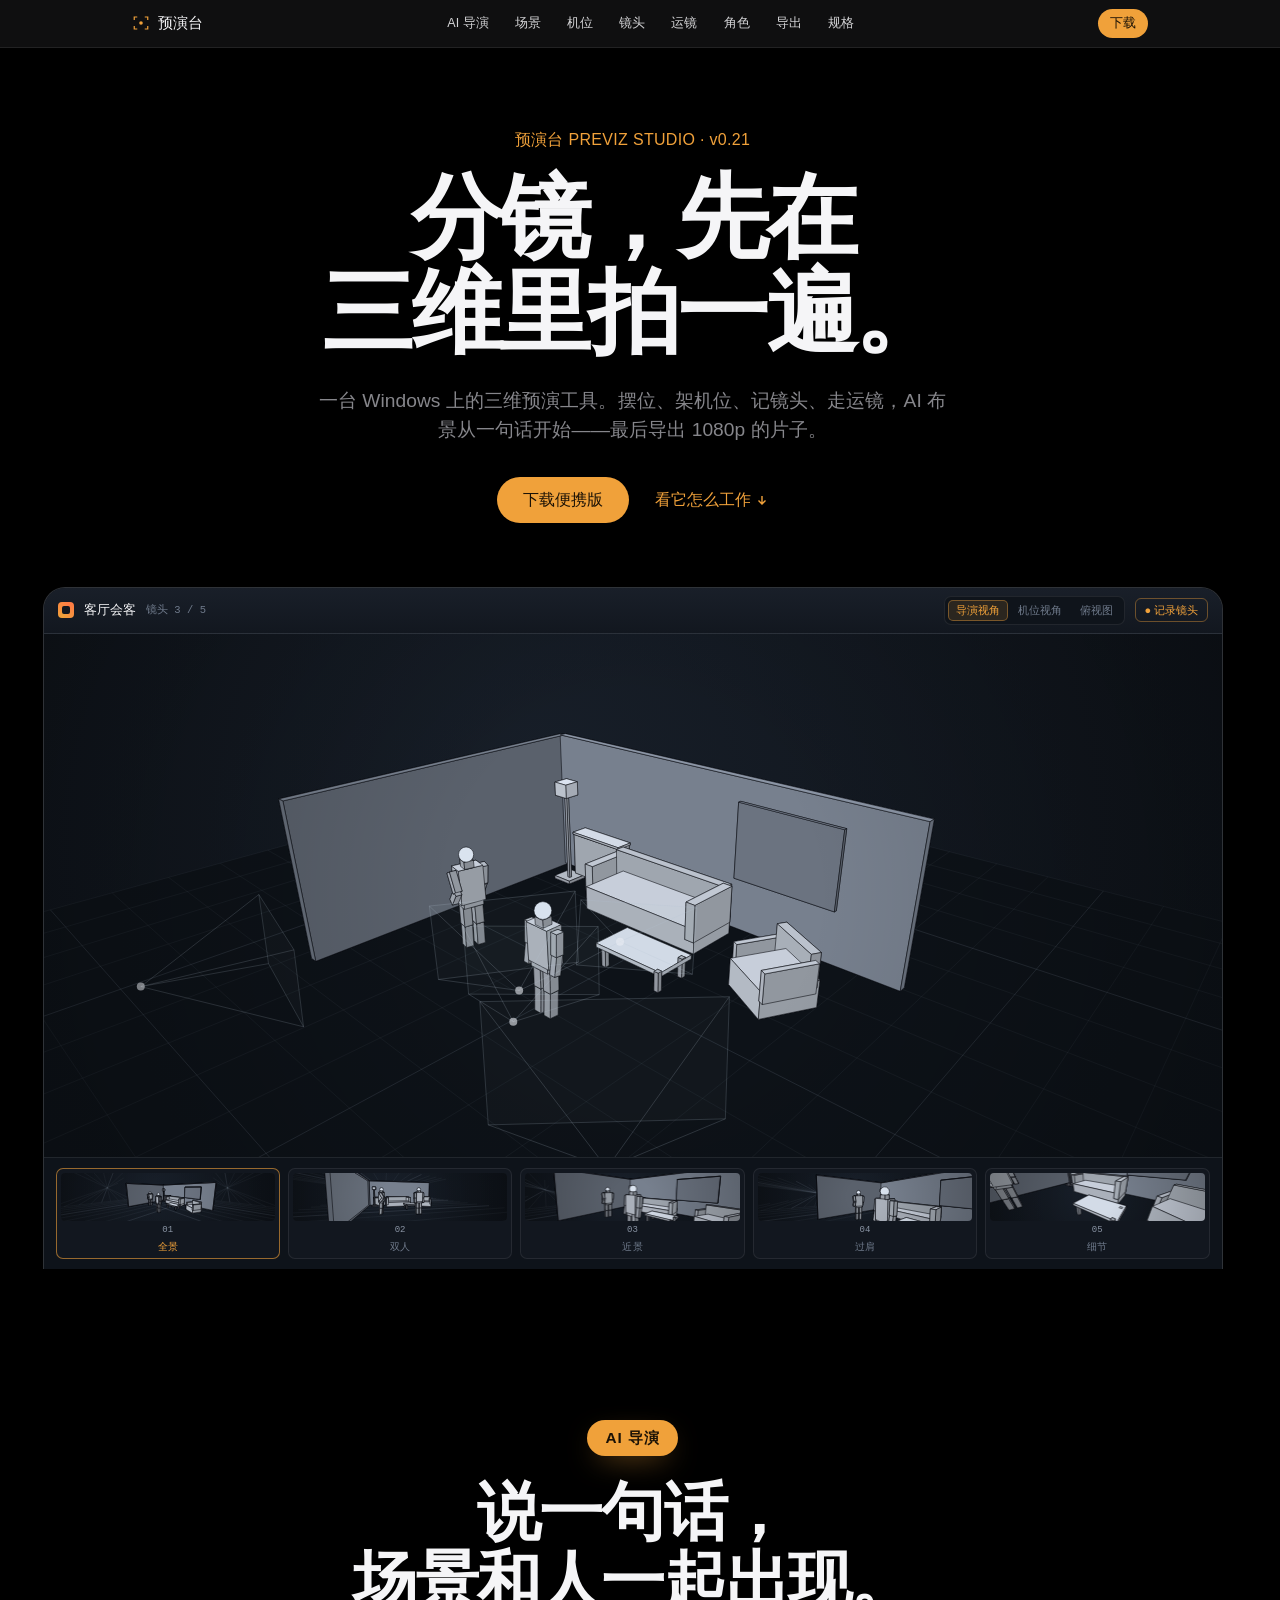
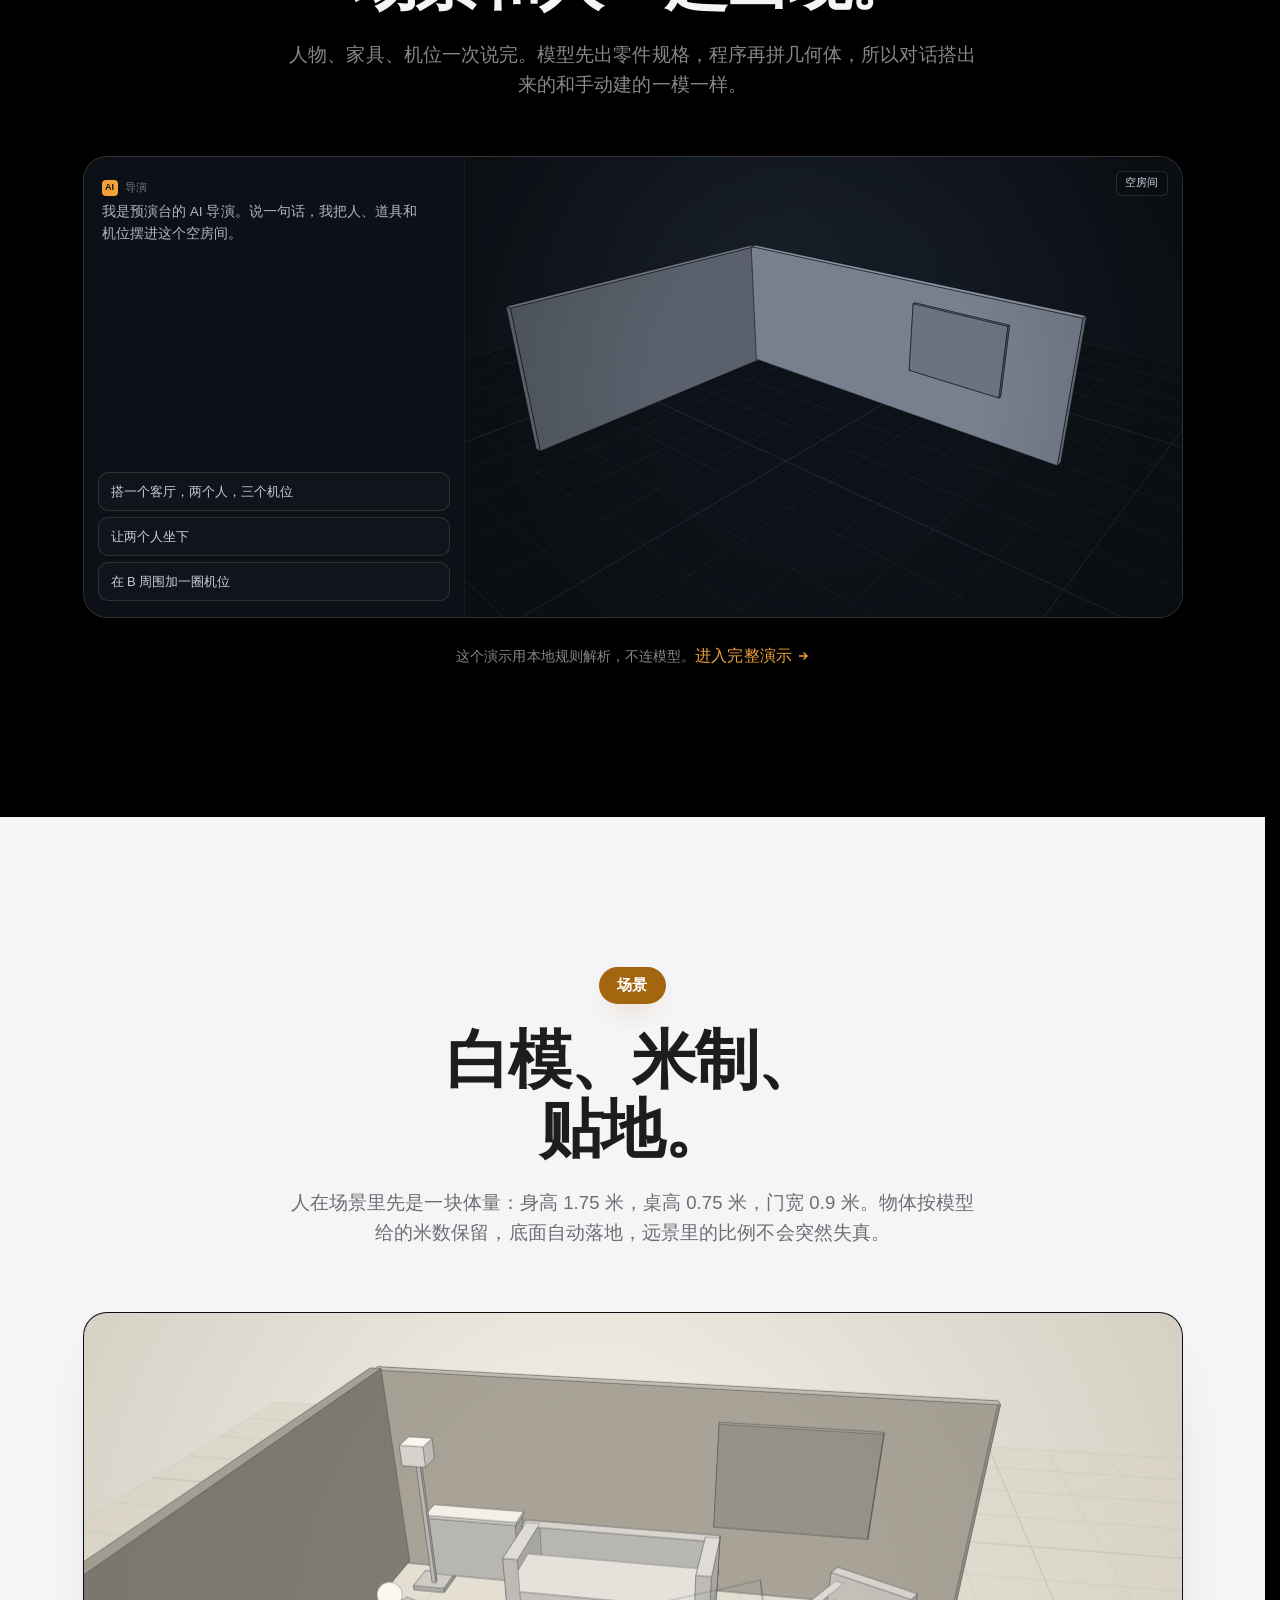
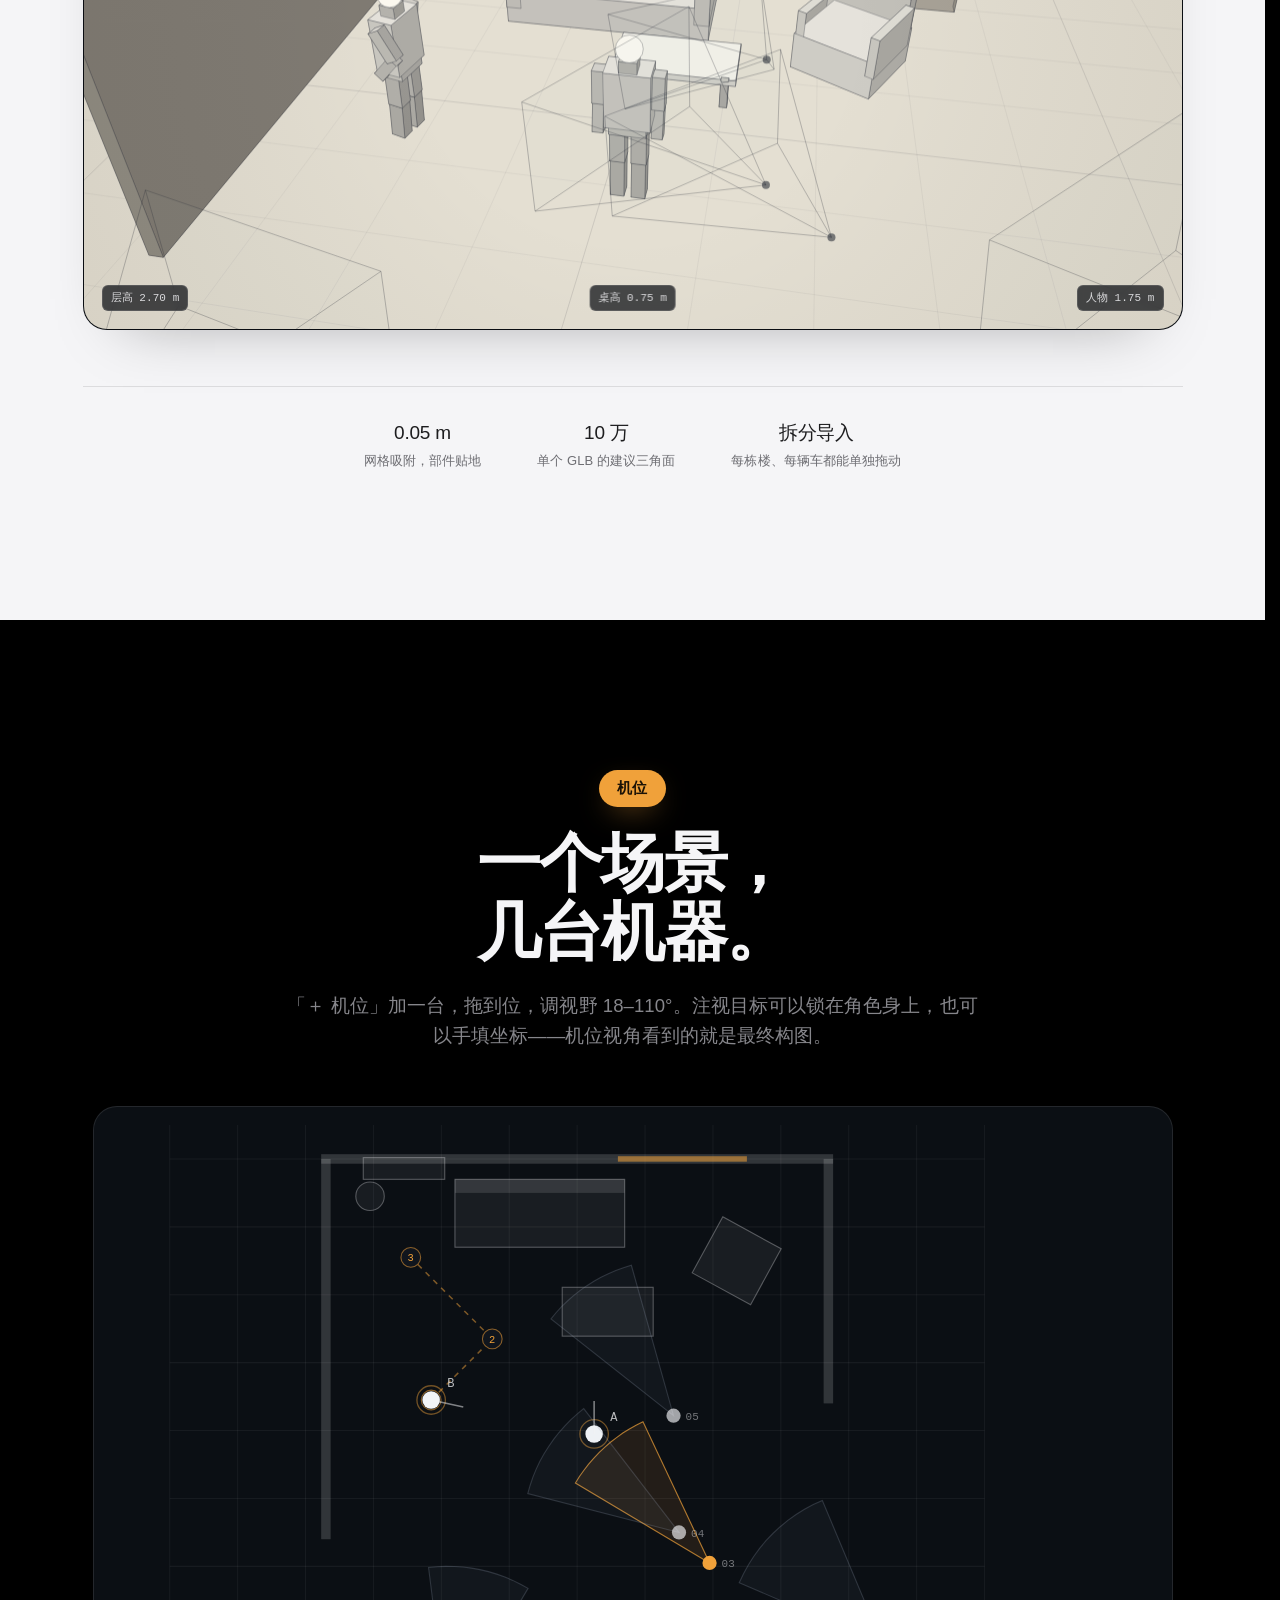
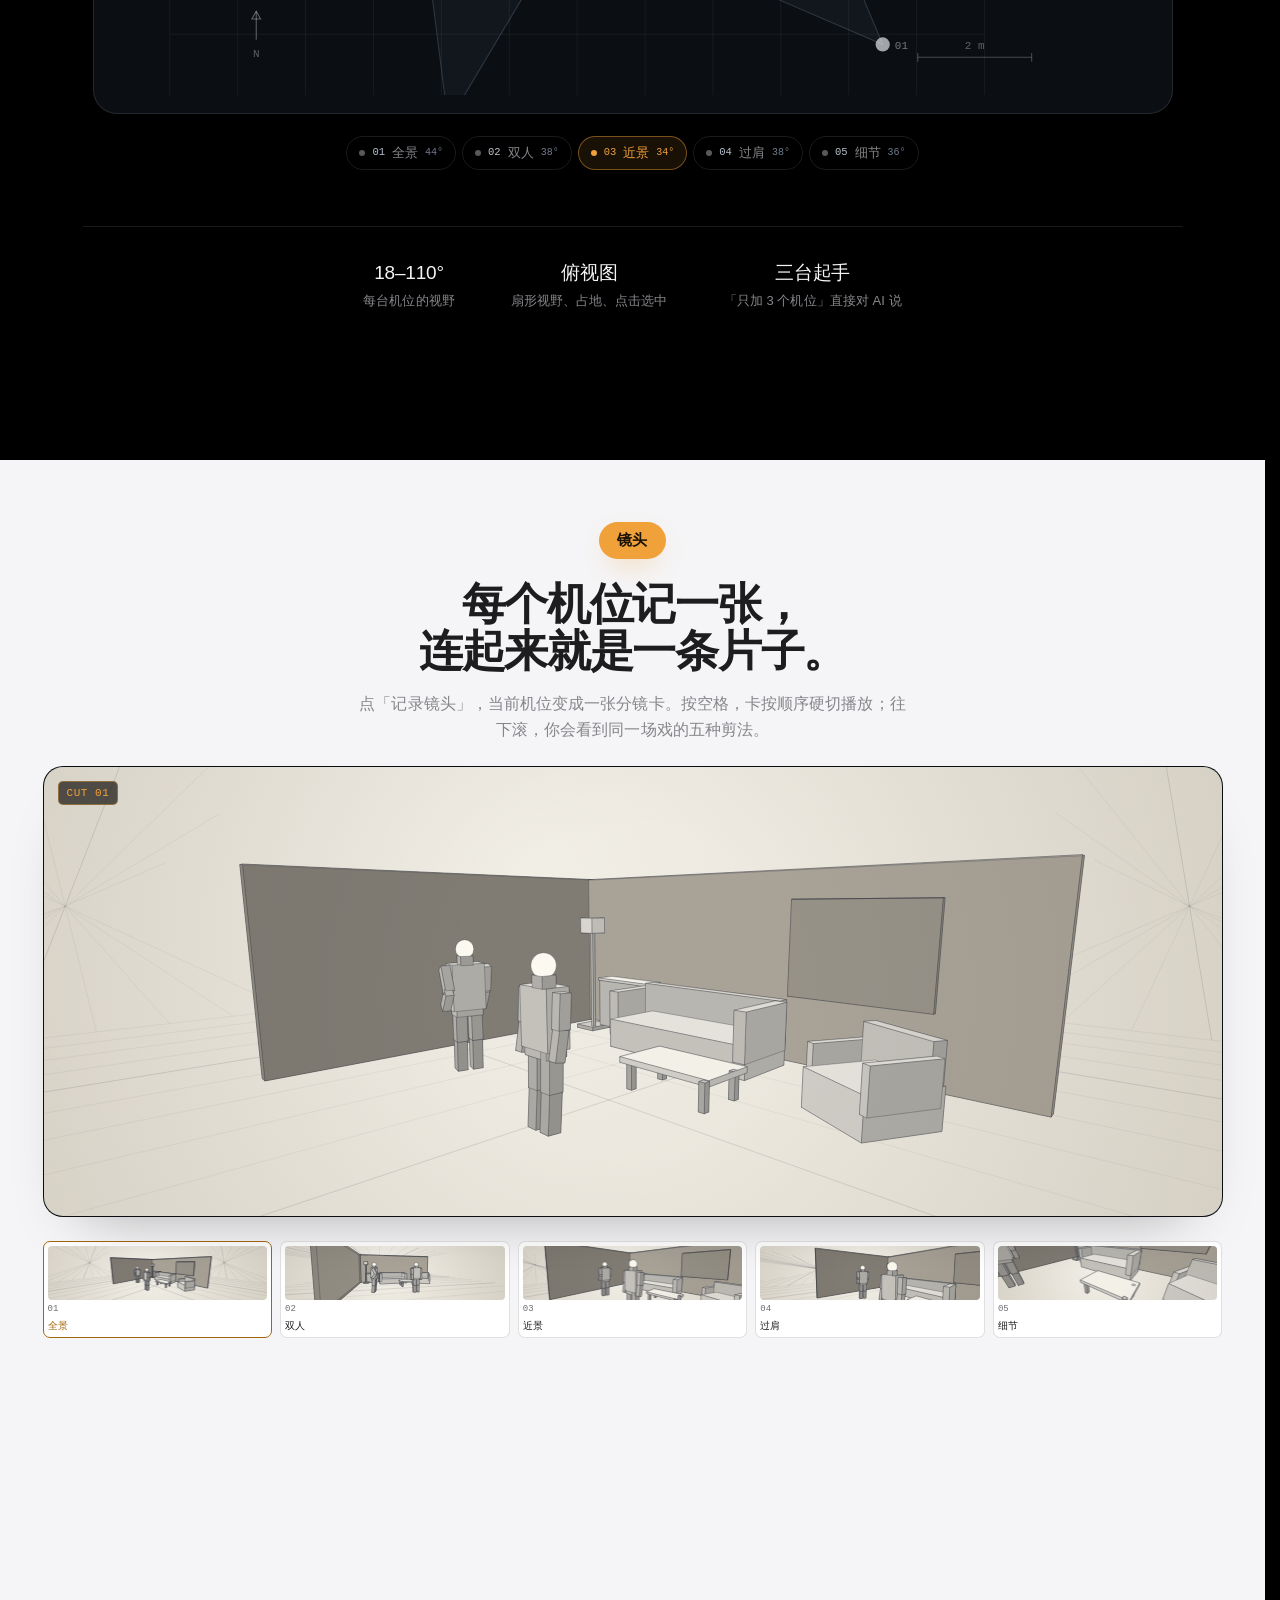
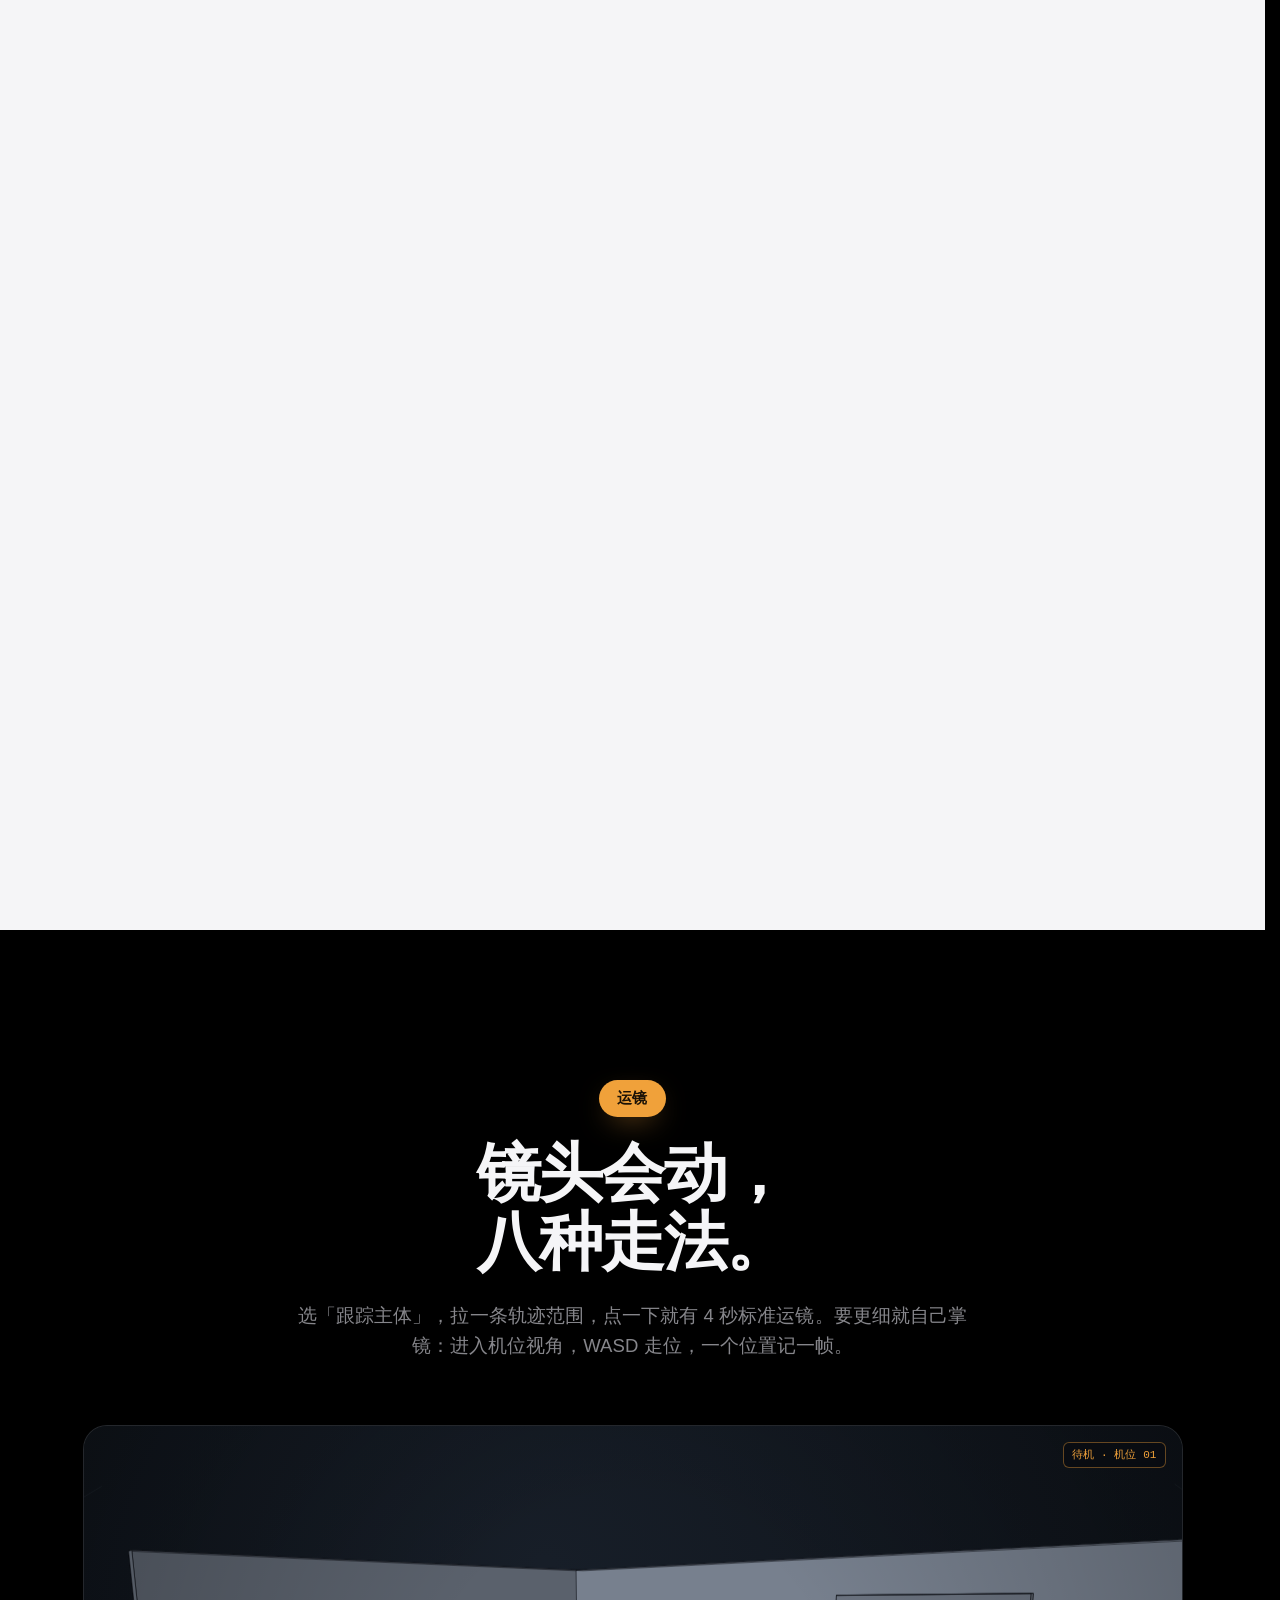
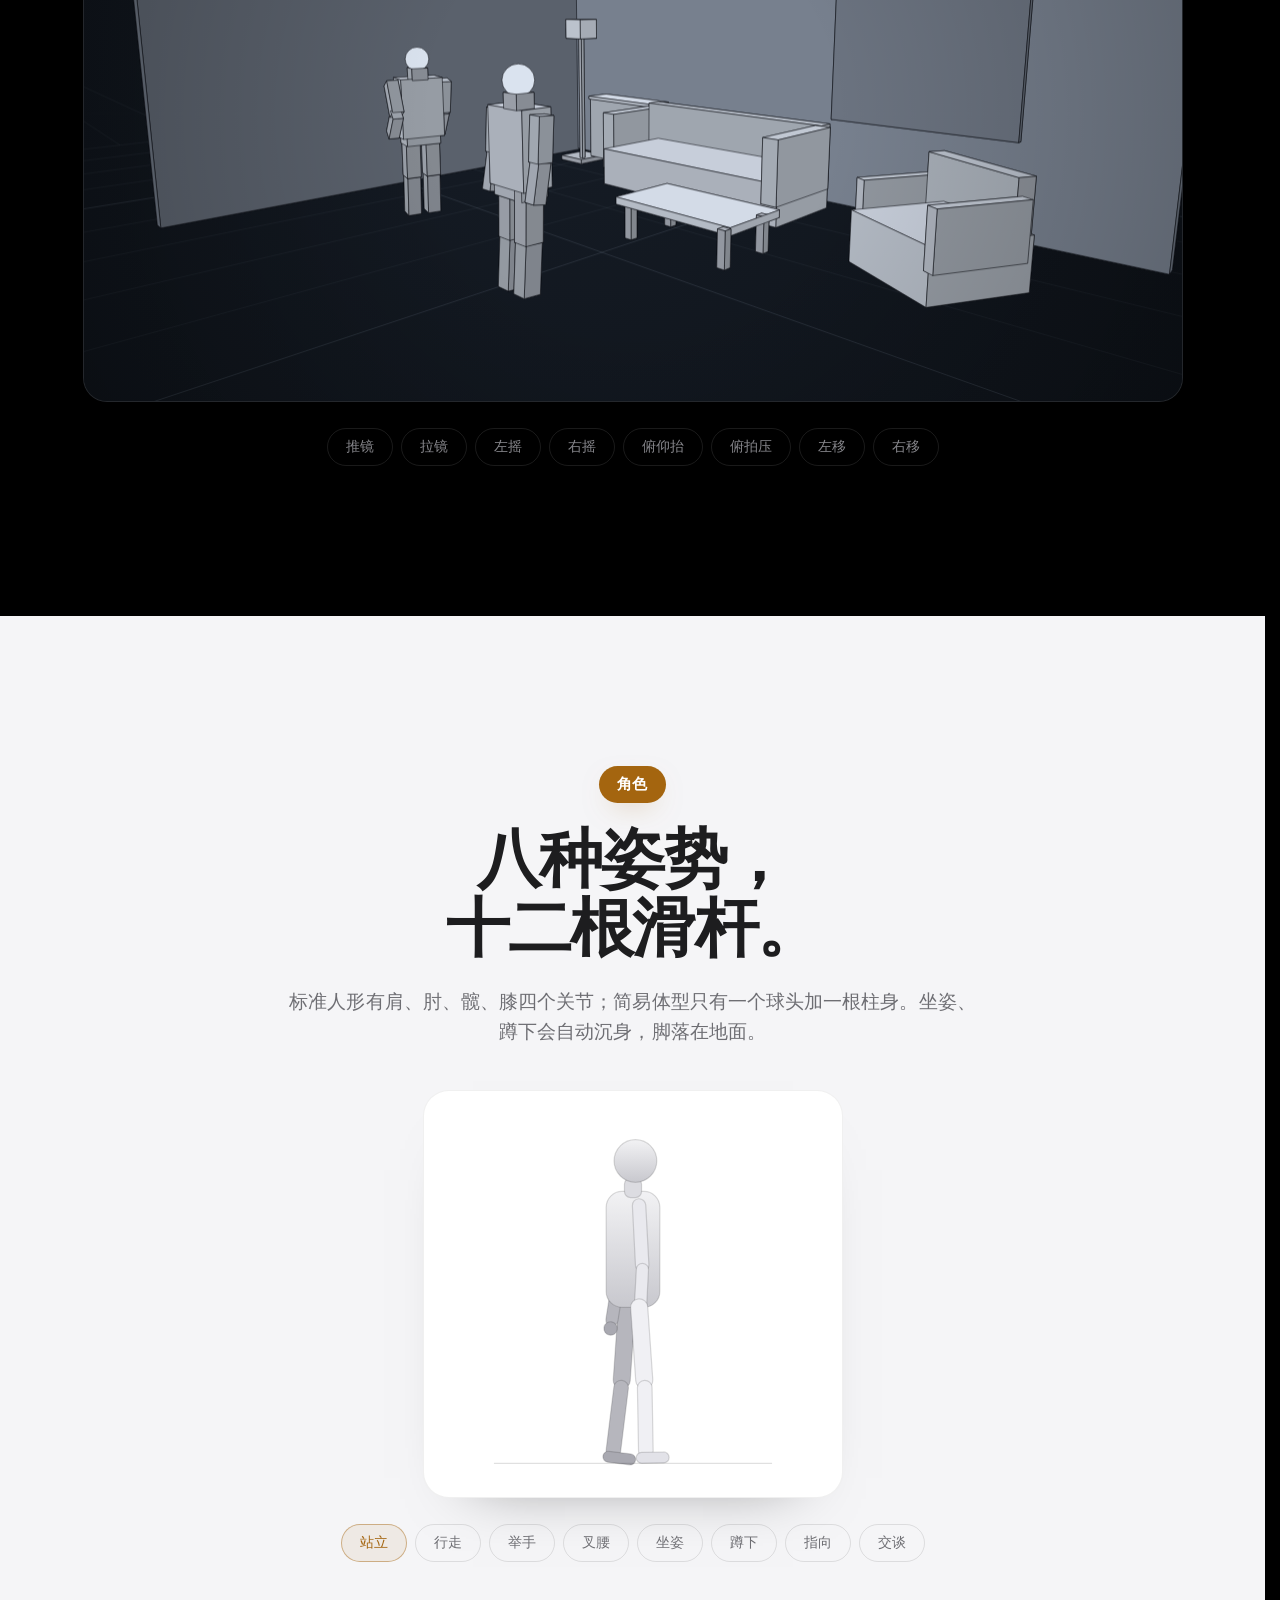
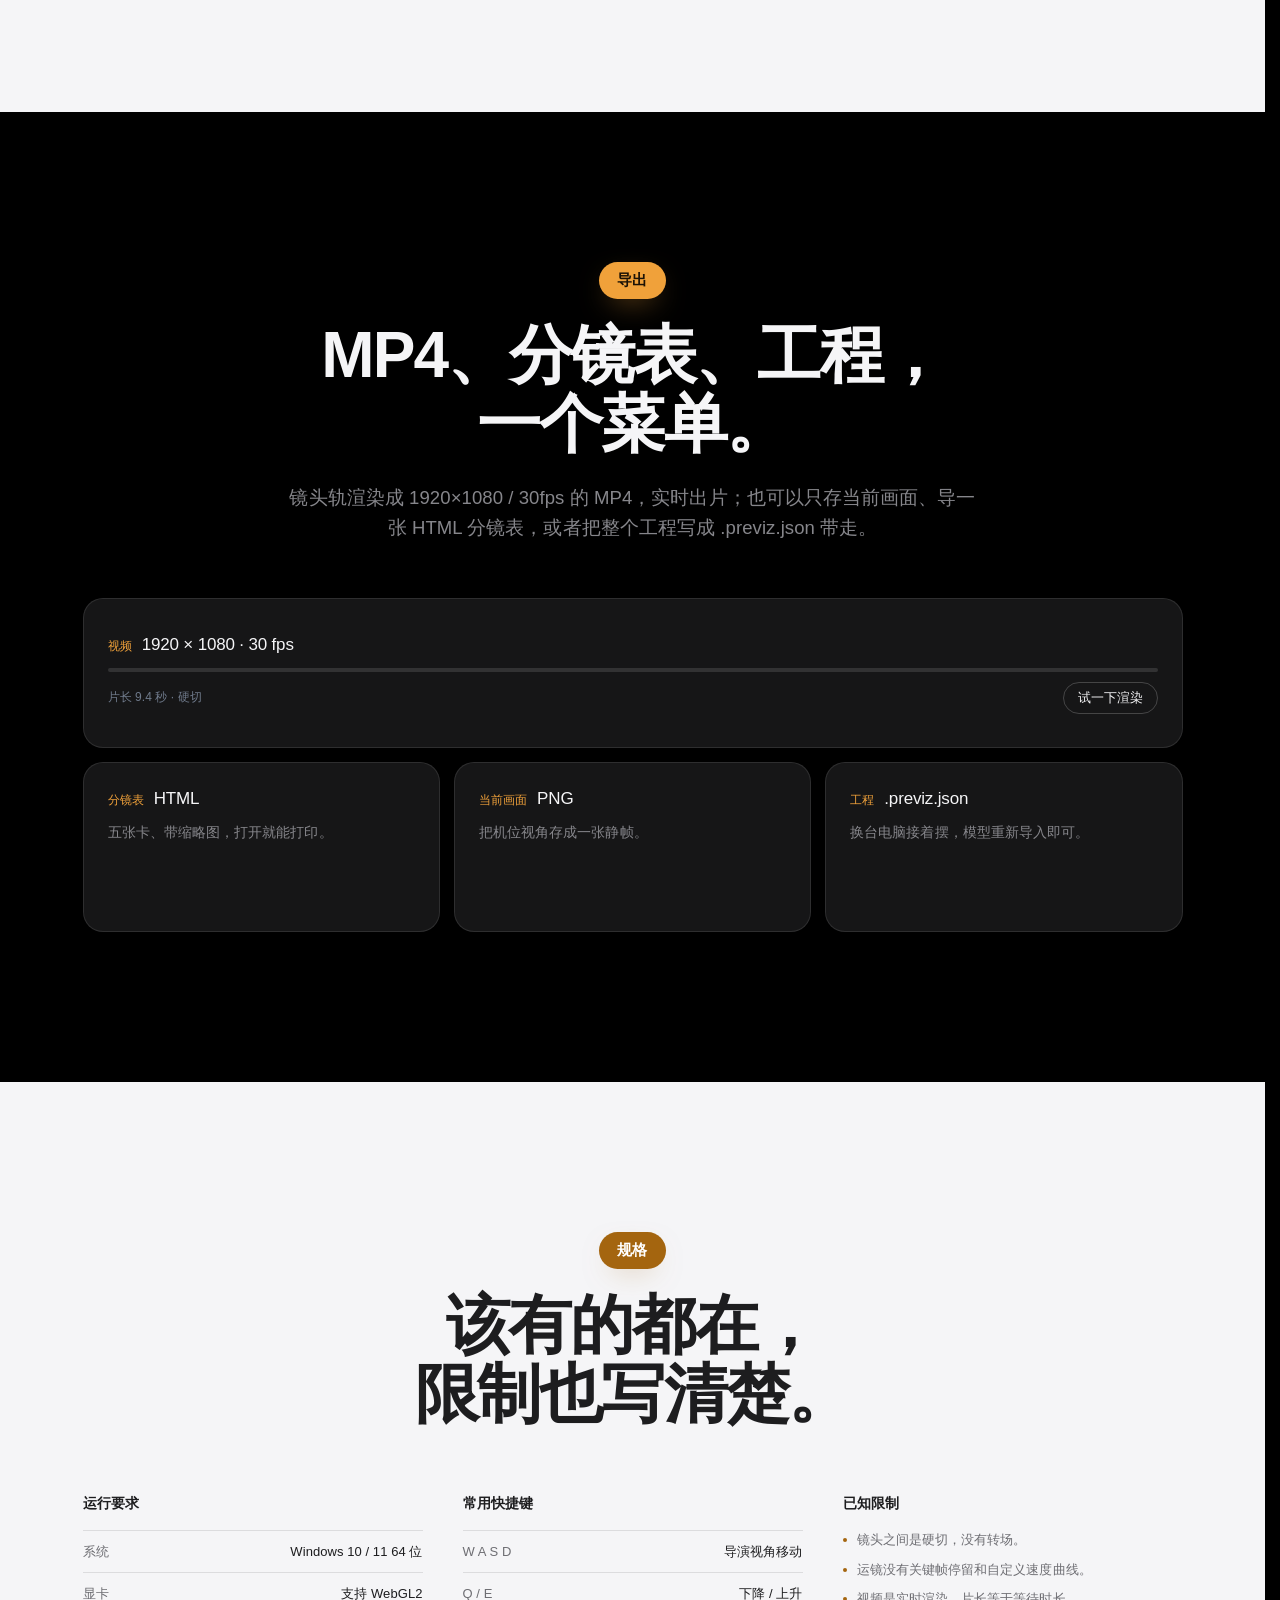
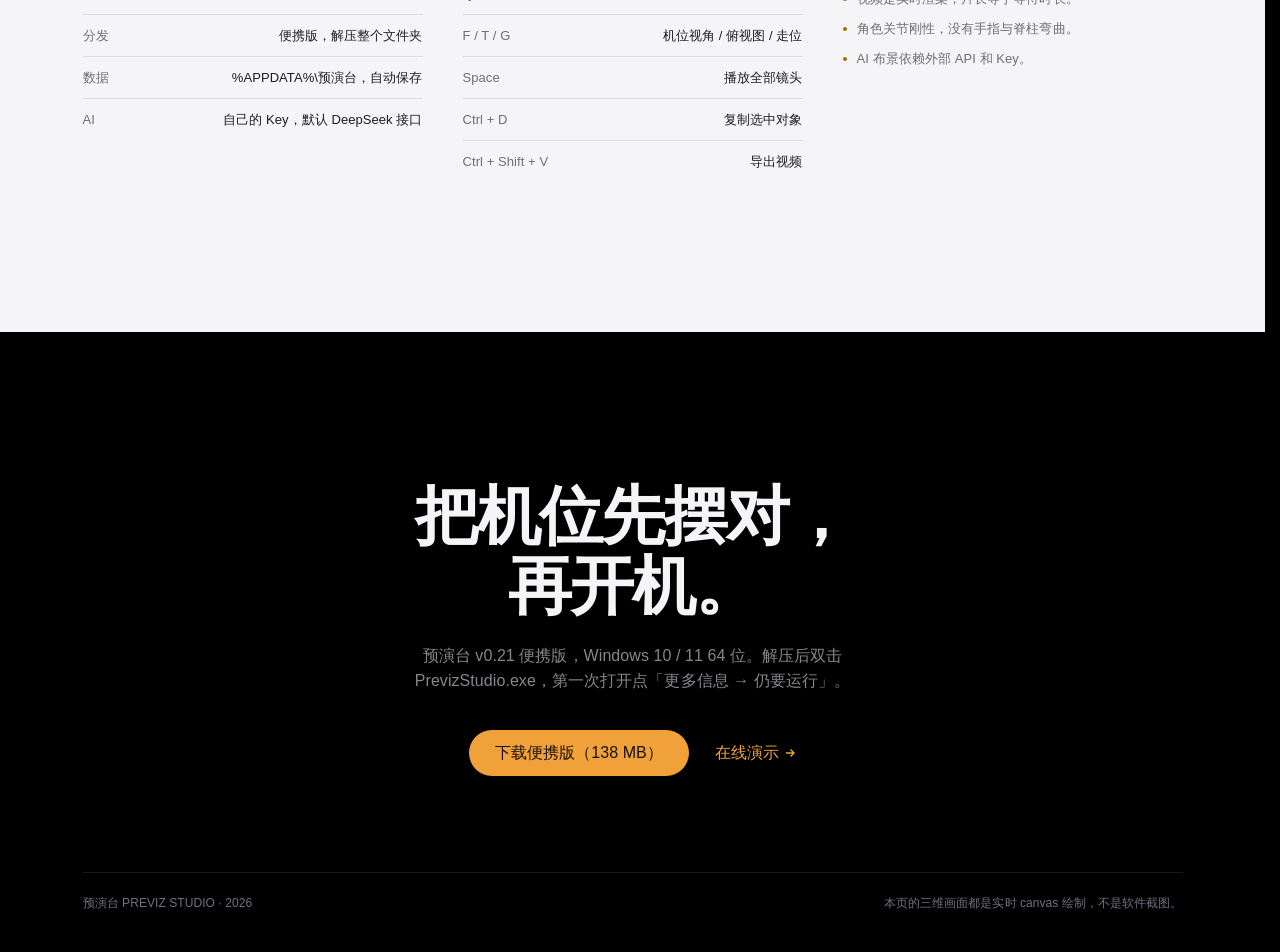
<file: index.html>
﻿<!DOCTYPE html>
<html lang="zh-CN">
<head>
<meta charset="utf-8">
<meta name="viewport" content="width=device-width, initial-scale=1, viewport-fit=cover">
<title>预演台：三维分镜预演工具</title>
<meta name="description" content="摆位、架机位、记镜头、走运镜，AI 布景从一句话开始，一条时间轴导出 1080p。预演台 v0.21，Windows 桌面版。">
<meta name="theme-color" content="#000000">
<meta property="og:title" content="预演台：分镜，先在三维里拍一遍">
<meta property="og:description" content="三维分镜预演工具：摆位、机位、镜头轨、运镜、AI 布景，导出 1080p。">
<meta property="og:type" content="website">
<meta property="og:image" content="assets/img/share-ai.jpg">
<link rel="icon" href="assets/img/favicon.svg" type="image/svg+xml">
<link rel="stylesheet" href="assets/css/landing.css">
</head>
<body>

<nav class="nav" id="nav">
  <div class="nav__inner">
    <a class="nav__brand" href="#top" aria-label="预演台">
      <span class="nav__mark" aria-hidden="true">
        <svg viewBox="0 0 24 24" fill="none" stroke="currentColor" stroke-width="1.6"><path d="M3 8V4h4M17 4h4v4M21 16v4h-4M7 20H3v-4"/><circle cx="12" cy="12" r="2.4" fill="currentColor" stroke="none"/></svg>
      </span>
      预演台
    </a>
    <ul class="nav__links">
      <li><a href="#ai">AI 导演</a></li>
      <li><a href="#scene">场景</a></li>
      <li><a href="#camera">机位</a></li>
      <li><a href="#shots">镜头</a></li>
      <li><a href="#moves">运镜</a></li>
      <li><a href="#chars">角色</a></li>
      <li><a href="#export">导出</a></li>
      <li><a href="#specs">规格</a></li>
    </ul>
    <a class="nav__cta" href="#download">下载</a>
    <button class="nav__menu" type="button" aria-label="菜单" aria-expanded="false">菜单</button>
  </div>
</nav>

<main id="top">

  <!-- HERO -->
  <section class="hero">
    <div class="hero__copy">
      <p class="hero__eyebrow">预演台 PREVIZ STUDIO · v0.21</p>
      <h1 class="hero__title">分镜，先在<br>三维里拍一遍。</h1>
      <p class="hero__sub">一台 Windows 上的三维预演工具。摆位、架机位、记镜头、走运镜，AI 布景从一句话开始——最后导出 1080p 的片子。</p>
      <div class="hero__actions">
        <a class="cta" href="#download">下载便携版</a>
        <a class="link" href="#ai">看它怎么工作<svg viewBox="0 0 12 12" aria-hidden="true"><path d="M6 2v8M2.5 6.5L6 10l3.5-3.5" fill="none" stroke="currentColor" stroke-width="1.4"/></svg></a>
      </div>
    </div>

    <div class="hero__stage">
      <div class="app">
        <div class="app__bar">
          <span class="app__dot" aria-hidden="true"></span>
          <b>客厅会客</b>
          <span class="app__tag">镜头 3 / 5</span>
          <span class="app__seg"><i class="is-on">导演视角</i><i>机位视角</i><i>俯视图</i></span>
          <span class="app__rec">● 记录镜头</span>
        </div>
        <div class="app__body">
          <canvas data-stage="hero" aria-label="预演台里的白模客厅：两个人、三台机位、底部镜头轨"></canvas>
        </div>
        <div class="app__strip">
          <div class="mini is-on"><canvas data-thumb="0"></canvas><b>01</b><span>全景</span></div>
          <div class="mini"><canvas data-thumb="1"></canvas><b>02</b><span>双人</span></div>
          <div class="mini"><canvas data-thumb="2"></canvas><b>03</b><span>近景</span></div>
          <div class="mini"><canvas data-thumb="3"></canvas><b>04</b><span>过肩</span></div>
          <div class="mini"><canvas data-thumb="4"></canvas><b>05</b><span>细节</span></div>
        </div>
      </div>
    </div>
  </section>

  <!-- AI -->
  <section class="sec sec--dark" id="ai">
    <div class="wrap">
      <p class="kicker">AI 导演</p>
      <h2 class="title">说一句话，<br>场景和人一起出现。</h2>
      <p class="sub">人物、家具、机位一次说完。模型先出零件规格，程序再拼几何体，所以对话搭出来的和手动建的一模一样。</p>

      <div class="aidemo">
        <div class="aidemo__chat">
          <div class="aidemo__log" id="aiLog" aria-live="polite"></div>
          <div class="aidemo__chips" id="aiChips"></div>
        </div>
        <div class="aidemo__stage">
          <canvas data-stage="ai" aria-label="AI 导演搭建出的客厅"></canvas>
          <span class="aidemo__badge" id="aiBadge">空房间</span>
        </div>
      </div>

      <p class="sec__note">这个演示用本地规则解析，不连模型。<a class="link" href="demo.html">进入完整演示<svg viewBox="0 0 12 12" aria-hidden="true"><path d="M2 6h8M6.5 2.5L10 6l-3.5 3.5" fill="none" stroke="currentColor" stroke-width="1.4"/></svg></a></p>
    </div>
  </section>

  <!-- SCENE -->
  <section class="sec sec--light" id="scene">
    <div class="wrap">
      <p class="kicker">场景</p>
      <h2 class="title">白模、米制、<br>贴地。</h2>
      <p class="sub">人在场景里先是一块体量：身高 1.75 米，桌高 0.75 米，门宽 0.9 米。物体按模型给的米数保留，底面自动落地，远景里的比例不会突然失真。</p>

      <div class="stagewrap">
        <canvas data-stage="scene" aria-label="白模客厅的三维视图，标注层高、桌高与人物身高"></canvas>
        <span class="hud hud--a">层高 2.70 m</span>
        <span class="hud hud--b">桌高 0.75 m</span>
        <span class="hud hud--c">人物 1.75 m</span>
      </div>

      <ul class="stats">
        <li><b>0.05 m</b><span>网格吸附，部件贴地</span></li>
        <li><b>10 万</b><span>单个 GLB 的建议三角面</span></li>
        <li><b>拆分导入</b><span>每栋楼、每辆车都能单独拖动</span></li>
      </ul>
    </div>
  </section>

  <!-- CAMERA -->
  <section class="sec sec--dark" id="camera">
    <div class="wrap">
      <p class="kicker">机位</p>
      <h2 class="title">一个场景，<br>几台机器。</h2>
      <p class="sub">「＋ 机位」加一台，拖到位，调视野 18–110°。注视目标可以锁在角色身上，也可以手填坐标——机位视角看到的就是最终构图。</p>

      <div class="planwrap">
        <svg id="plan" viewBox="0 0 760 520" role="img" aria-label="俯视调度图：客厅平面、机位视野扇形、人物朝向与走位路线"></svg>
      </div>

      <div class="legend" id="planLegend">
        <button type="button" data-cam="0"><i></i><b>01</b><span>全景</span><em>44°</em></button>
        <button type="button" data-cam="1"><i></i><b>02</b><span>双人</span><em>38°</em></button>
        <button type="button" data-cam="2" class="is-on"><i></i><b>03</b><span>近景</span><em>34°</em></button>
        <button type="button" data-cam="3"><i></i><b>04</b><span>过肩</span><em>38°</em></button>
        <button type="button" data-cam="4"><i></i><b>05</b><span>细节</span><em>36°</em></button>
      </div>

      <ul class="stats">
        <li><b>18–110°</b><span>每台机位的视野</span></li>
        <li><b>俯视图</b><span>扇形视野、占地、点击选中</span></li>
        <li><b>三台起手</b><span>「只加 3 个机位」直接对 AI 说</span></li>
      </ul>
    </div>
  </section>

  <!-- SHOTS (scroll) -->
  <section class="shots" id="shots">
    <div class="shots__sticky">
      <div class="shots__copy">
        <p class="kicker">镜头</p>
        <h2 class="title">每个机位记一张，<br>连起来就是一条片子。</h2>
        <p class="sub">点「记录镜头」，当前机位变成一张分镜卡。按空格，卡按顺序硬切播放；往下滚，你会看到同一场戏的五种剪法。</p>
      </div>
      <div class="shots__stage">
        <canvas data-stage="shots" aria-label="按镜头轨在五个机位之间切换"></canvas>
        <span class="shots__cut" id="shotsCut">CUT 01</span>
      </div>
      <div class="shots__strip" id="shotsStrip"></div>
    </div>
  </section>

  <!-- MOVES -->
  <section class="sec sec--dark" id="moves">
    <div class="wrap">
      <p class="kicker">运镜</p>
      <h2 class="title">镜头会动，<br>八种走法。</h2>
      <p class="sub">选「跟踪主体」，拉一条轨迹范围，点一下就有 4 秒标准运镜。要更细就自己掌镜：进入机位视角，WASD 走位，一个位置记一帧。</p>

      <div class="stagewrap stagewrap--tall">
        <canvas data-stage="moves" aria-label="机位视角下推、拉、摇、移的运镜演示"></canvas>
        <span class="hud hud--tr" id="moveLabel">待机 · 机位 01</span>
      </div>

      <div class="pills" id="movePills">
        <button type="button" data-move="push">推镜</button>
        <button type="button" data-move="pull">拉镜</button>
        <button type="button" data-move="panL">左摇</button>
        <button type="button" data-move="panR">右摇</button>
        <button type="button" data-move="tiltU">俯仰抬</button>
        <button type="button" data-move="tiltD">俯拍压</button>
        <button type="button" data-move="truckL">左移</button>
        <button type="button" data-move="truckR">右移</button>
      </div>
    </div>
  </section>

  <!-- CHARACTERS -->
  <section class="sec sec--light" id="chars">
    <div class="wrap">
      <p class="kicker">角色</p>
      <h2 class="title">八种姿势，<br>十二根滑杆。</h2>
      <p class="sub">标准人形有肩、肘、髋、膝四个关节；简易体型只有一个球头加一根柱身。坐姿、蹲下会自动沉身，脚落在地面。</p>

      <div class="rigwrap">
        <svg id="rig" class="rig" viewBox="0 108 300 300" role="img" aria-label="角色姿势示意">
          <defs>
            <linearGradient id="rigFill" x1="0" y1="0" x2="0" y2="1">
              <stop offset="0" stop-color="#f2f2f4"/><stop offset="1" stop-color="#c8c8ce"/>
            </linearGradient>
          </defs>
          <g id="rigRoot" transform="translate(150 261)">
            <g transform="translate(-5 2)"><g class="joint" data-joint="hipL">
              <rect x="-7" y="-6" width="14" height="74" rx="7" fill="#b6b6bd"/>
              <g transform="translate(0 66)"><g class="joint" data-joint="kneeL">
                <rect x="-6" y="-5" width="12" height="64" rx="6" fill="#b6b6bd"/>
                <rect x="-8" y="54" width="27" height="9" rx="4.5" fill="#a9a9b1"/>
              </g></g>
            </g></g>
            <g id="rigTorso">
              <g transform="translate(-8 -80)"><g class="joint" data-joint="shoulderL">
                <rect x="-5.5" y="-6" width="11" height="60" rx="5.5" fill="#b6b6bd"/>
                <g transform="translate(0 52)"><g class="joint" data-joint="elbowL">
                  <rect x="-5" y="-5" width="10" height="52" rx="5" fill="#b6b6bd"/>
                  <circle cx="0" cy="49" r="5.5" fill="#a9a9b1"/>
                </g></g>
              </g></g>
              <rect x="-22" y="-92" width="44" height="95" rx="13" fill="url(#rigFill)"/>
              <rect x="-7" y="-103" width="14" height="16" rx="5" fill="#dcdce1"/>
              <circle cx="2" cy="-117" r="17.5" fill="url(#rigFill)"/>
              <g transform="translate(5 -80)"><g class="joint" data-joint="shoulderR">
                <rect x="-5.5" y="-6" width="11" height="60" rx="5.5" fill="#e9e9ee"/>
                <g transform="translate(0 52)"><g class="joint" data-joint="elbowR">
                  <rect x="-5" y="-5" width="10" height="52" rx="5" fill="#e9e9ee"/>
                  <circle cx="0" cy="49" r="5.5" fill="#dcdce1"/>
                </g></g>
              </g></g>
            </g>
            <g transform="translate(5 2)"><g class="joint" data-joint="hipR">
              <rect x="-7" y="-6" width="14" height="74" rx="7" fill="#f0f0f4"/>
              <g transform="translate(0 66)"><g class="joint" data-joint="kneeR">
                <rect x="-6" y="-5" width="12" height="64" rx="6" fill="#f0f0f4"/>
                <rect x="-8" y="54" width="27" height="9" rx="4.5" fill="#e2e2e8"/>
              </g></g>
            </g></g>
          </g>
          <line x1="36" y1="392" x2="264" y2="392" stroke="rgba(0,0,0,.12)" stroke-width="1"/>
        </svg>
      </div>

      <div class="pills pills--center" id="posePills">
        <button type="button" data-pose="stand" class="is-on">站立</button>
        <button type="button" data-pose="walk">行走</button>
        <button type="button" data-pose="raise">举手</button>
        <button type="button" data-pose="hip">叉腰</button>
        <button type="button" data-pose="sit">坐姿</button>
        <button type="button" data-pose="crouch">蹲下</button>
        <button type="button" data-pose="point">指向</button>
        <button type="button" data-pose="talk">交谈</button>
      </div>
    </div>
  </section>

  <!-- EXPORT -->
  <section class="sec sec--dark" id="export">
    <div class="wrap">
      <p class="kicker">导出</p>
      <h2 class="title">MP4、分镜表、工程，<br>一个菜单。</h2>
      <p class="sub">镜头轨渲染成 1920×1080 / 30fps 的 MP4，实时出片；也可以只存当前画面、导一张 HTML 分镜表，或者把整个工程写成 .previz.json 带走。</p>

      <div class="bento">
        <article class="card card--lead">
          <div class="card__head"><span class="card__tag">视频</span><b>1920 × 1080 · 30 fps</b></div>
          <div class="renderline"><i id="renderBar"></i></div>
          <div class="card__foot"><span id="renderStatus">片长 9.4 秒 · 硬切</span><button class="ghostbtn" type="button" data-render>试一下渲染</button></div>
        </article>
        <article class="card">
          <div class="card__head"><span class="card__tag">分镜表</span><b>HTML</b></div>
          <p>五张卡、带缩略图，打开就能打印。</p>
        </article>
        <article class="card">
          <div class="card__head"><span class="card__tag">当前画面</span><b>PNG</b></div>
          <p>把机位视角存成一张静帧。</p>
        </article>
        <article class="card">
          <div class="card__head"><span class="card__tag">工程</span><b>.previz.json</b></div>
          <p>换台电脑接着摆，模型重新导入即可。</p>
        </article>
      </div>
    </div>
  </section>

  <!-- SPECS -->
  <section class="sec sec--light" id="specs">
    <div class="wrap">
      <p class="kicker">规格</p>
      <h2 class="title">该有的都在，<br>限制也写清楚。</h2>

      <div class="cols">
        <div>
          <h3>运行要求</h3>
          <dl class="rows">
            <div><dt>系统</dt><dd>Windows 10 / 11 64 位</dd></div>
            <div><dt>显卡</dt><dd>支持 WebGL2</dd></div>
            <div><dt>分发</dt><dd>便携版，解压整个文件夹</dd></div>
            <div><dt>数据</dt><dd>%APPDATA%\预演台，自动保存</dd></div>
            <div><dt>AI</dt><dd>自己的 Key，默认 DeepSeek 接口</dd></div>
          </dl>
        </div>
        <div>
          <h3>常用快捷键</h3>
          <dl class="rows">
            <div><dt>W A S D</dt><dd>导演视角移动</dd></div>
            <div><dt>Q / E</dt><dd>下降 / 上升</dd></div>
            <div><dt>F / T / G</dt><dd>机位视角 / 俯视图 / 走位</dd></div>
            <div><dt>Space</dt><dd>播放全部镜头</dd></div>
            <div><dt>Ctrl + D</dt><dd>复制选中对象</dd></div>
            <div><dt>Ctrl + Shift + V</dt><dd>导出视频</dd></div>
          </dl>
        </div>
        <div>
          <h3>已知限制</h3>
          <ul class="limits">
            <li>镜头之间是硬切，没有转场。</li>
            <li>运镜没有关键帧停留和自定义速度曲线。</li>
            <li>视频是实时渲染，片长等于等待时长。</li>
            <li>角色关节刚性，没有手指与脊柱弯曲。</li>
            <li>AI 布景依赖外部 API 和 Key。</li>
          </ul>
        </div>
      </div>
    </div>
  </section>

  <!-- CLOSE -->
  <footer class="close" id="download">
    <div class="wrap">
      <h2 class="close__title">把机位先摆对，<br>再开机。</h2>
      <p class="close__sub">预演台 v0.21 便携版，Windows 10 / 11 64 位。解压后双击 PrevizStudio.exe，第一次打开点「更多信息 → 仍要运行」。</p>
      <div class="hero__actions hero__actions--center">
        <a class="cta" href="https://github.com/dengyuzhang3-lgtm/previz-studio/releases/download/v0.21/previz-v0.21.zip" download>下载便携版（138 MB）</a>
        <a class="link" href="demo.html">在线演示<svg viewBox="0 0 12 12" aria-hidden="true"><path d="M2 6h8M6.5 2.5L10 6l-3.5 3.5" fill="none" stroke="currentColor" stroke-width="1.4"/></svg></a>
      </div>

      <div class="foot">
        <span>预演台 PREVIZ STUDIO · 2026</span>
        <span>本页的三维画面都是实时 canvas 绘制，不是软件截图。</span>
      </div>
    </div>
  </footer>

</main>

<script src="assets/js/engine.js"></script>
<script src="assets/js/landing.js"></script>
</body>
</html>
</file>
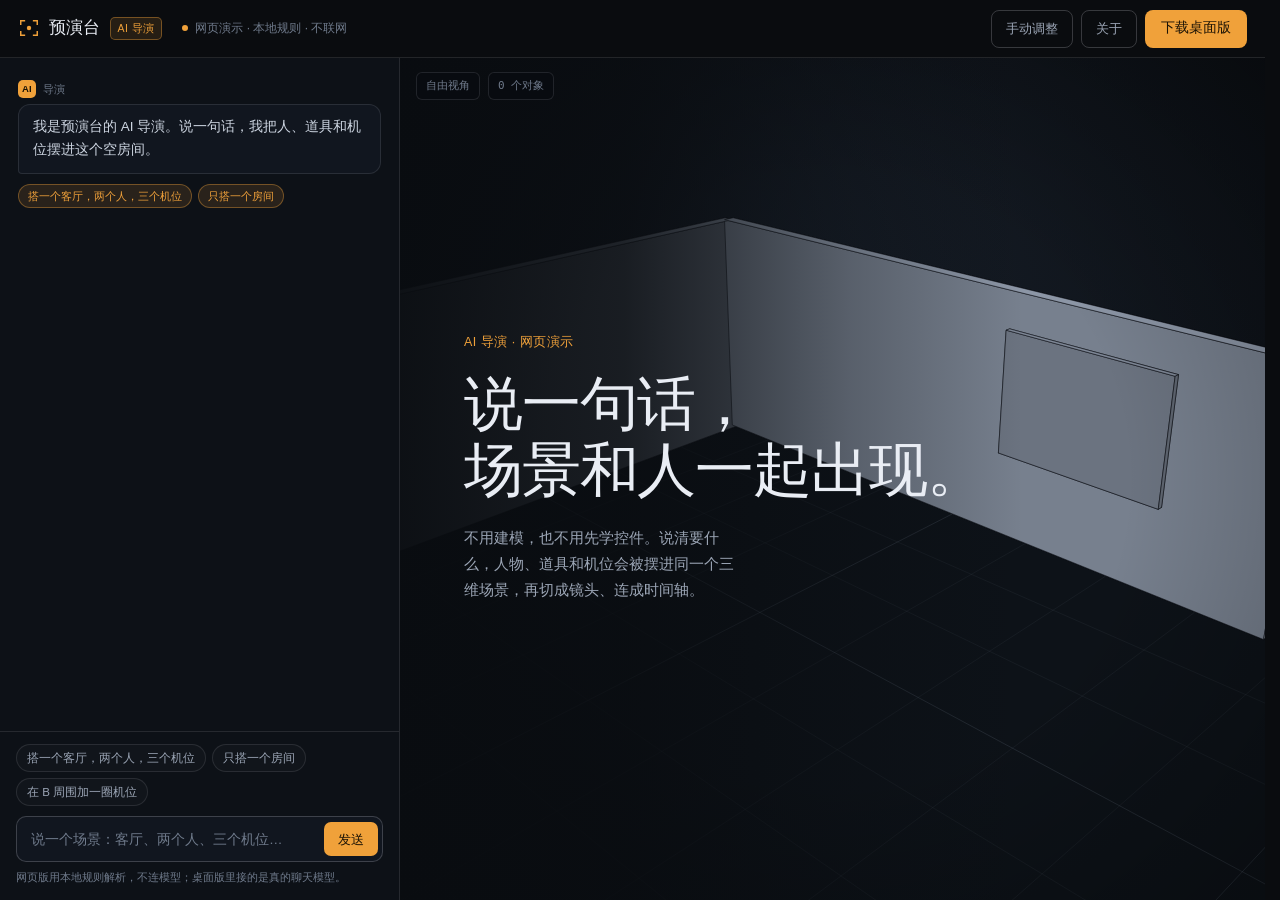
<file: demo.html>
﻿<!DOCTYPE html>
<html lang="zh-CN">
<head>
<meta charset="utf-8">
<meta name="viewport" content="width=device-width, initial-scale=1, viewport-fit=cover">
<title>预演台 AI 导演：说一句话，场景和人一起出现</title>
<meta name="description" content="网页版演示：对 AI 导演说一个场景，人物、道具和机位会被摆进同一个三维空间，再记成镜头、连成时间轴。">
<meta name="theme-color" content="#0a0c0f">
<meta property="og:title" content="预演台 AI 导演">
<meta property="og:description" content="说一句话，人物、道具和机位一起出现在三维场景里。">
<meta property="og:type" content="website">
<meta property="og:image" content="assets/img/share-ai.jpg">
<link rel="icon" href="assets/img/favicon.svg" type="image/svg+xml">
<link rel="stylesheet" href="assets/css/app.css">
</head>
<body>

<div class="app">

  <header class="bar">
    <a class="brand" href="./" aria-label="预演台 AI 导演">
      <span class="brand__mark" aria-hidden="true">
        <svg viewBox="0 0 24 24" fill="none" stroke="currentColor" stroke-width="1.6" stroke-linecap="square">
          <path d="M3 8V4h4M17 4h4v4M21 16v4h-4M7 20H3v-4"/>
          <circle cx="12" cy="12" r="2.4" fill="currentColor" stroke="none"/>
        </svg>
      </span>
      <span class="brand__name">预演台</span>
      <span class="brand__tag">AI 导演</span>
    </a>

    <p class="bar__meta"><i aria-hidden="true"></i>网页演示 · 本地规则 · 不联网</p>

    <div class="bar__actions">
      <button class="ghost" type="button" data-panel="manual">手动调整</button>
      <button class="ghost" type="button" data-panel="about">关于</button>
      <a class="btn" href="https://github.com/dengyuzhang3-lgtm/previz-studio/releases/download/v0.21/previz-v0.21.zip" download>下载桌面版</a>
    </div>
  </header>

  <main class="main">

    <section class="chat" id="chat" aria-label="和 AI 导演对话">
      <div class="chat__scroll" id="messages"></div>

      <form class="composer" id="composer" autocomplete="off">
        <div class="chips" id="chips"></div>
        <div class="composer__row">
          <input id="prompt" type="text" placeholder="说一个场景：客厅、两个人、三个机位…" aria-label="对 AI 导演说一句话">
          <button class="send" type="submit" aria-label="发送">发送</button>
        </div>
        <p class="composer__hint">网页版用本地规则解析，不连模型；桌面版里接的是真的聊天模型。</p>
      </form>
    </section>

    <section class="stage" id="stage" aria-label="三维场景">
      <canvas id="scene"></canvas>

      <div class="stage__scrim" id="scrim"></div>
      <div class="stage__hud">
        <span class="chip chip--live" data-view>自由视角</span>
        <span class="chip" data-objects>0 个对象</span>
      </div>

      <div class="intro" id="intro">
        <p class="intro__kicker">AI 导演 · 网页演示</p>
        <h1>说一句话，<br>场景和人一起出现。</h1>
        <p class="intro__lead">不用建模，也不用先学控件。说清要什么，人物、道具和机位会被摆进同一个三维场景，再切成镜头、连成时间轴。</p>
      </div>

      <div class="toast" id="toast" role="status" aria-live="polite"></div>
    </section>

  </main>

  <footer class="strip" id="strip" hidden>
    <div class="strip__head">
      <b>镜头轨</b>
      <span class="strip__time" data-total>00:00:00:00</span>
      <div class="strip__tools">
        <button class="ghost ghost--sm" type="button" data-record>＋ 记录当前机位</button>
        <button class="ghost ghost--sm" type="button" data-export>导出分镜表</button>
        <button class="btn btn--sm" type="button" data-play>▶ 播放</button>
      </div>
    </div>
    <div class="strip__shots" id="shots"></div>
  </footer>

</div>

<!-- 抽屉：手动调整 / 关于 -->
<aside class="drawer" id="drawer" hidden aria-label="面板">
  <div class="drawer__head">
    <b id="drawerTitle">手动调整</b>
    <button class="drawer__close" type="button" aria-label="关闭">✕</button>
  </div>

  <div class="drawer__body" data-drawer="manual" hidden>
    <div class="field">
      <span class="field__label">视角</span>
      <div class="seg" id="viewSeg" role="group" aria-label="视角">
        <button type="button" data-mode="director" class="is-on">自由</button>
        <button type="button" data-mode="camera">机位</button>
        <button type="button" data-mode="top">俯视</button>
      </div>
    </div>

    <div class="field">
      <span class="field__label">场景大纲</span>
      <ul class="outline" id="outline"></ul>
    </div>

    <div id="propsEmpty" class="empty">在场景里点一个对象，或从上面的列表里选。</div>

    <div id="props" hidden>
      <div class="field">
        <label class="field__label" for="objName">名称</label>
        <input class="input" id="objName" type="text">
      </div>
      <div class="field field--row">
        <div><label class="field__label" for="objX">X（米）</label><input class="input" id="objX" type="number" step="0.05"></div>
        <div><label class="field__label" for="objZ">Z（米）</label><input class="input" id="objZ" type="number" step="0.05"></div>
      </div>
      <div class="field">
        <label class="field__label" for="objRot">朝向 <b data-rotval>0°</b></label>
        <input class="range" id="objRot" type="range" min="-180" max="180" step="1">
      </div>
      <div class="field" data-only-camera hidden>
        <label class="field__label" for="objFov">视野 <b data-fovval>40°</b></label>
        <input class="range" id="objFov" type="range" min="18" max="110" step="1">
      </div>
      <div class="field" data-only-person hidden>
        <span class="field__label">姿势</span>
        <div class="posegrid" id="poseGrid"></div>
      </div>
      <div class="field">
        <button class="ghost ghost--sm" type="button" data-delete>删除选中</button>
      </div>
    </div>
  </div>

  <div class="drawer__body" data-drawer="about" hidden>
    <p class="about__lead">预演台是一个 Windows 桌面上的三维分镜工具。先在白模里摆人和机位，再把每个机位记成一张分镜卡，连起来就是一条能播的时间轴，最后导出 1080p 的 MP4。</p>
    <h3>网页版做了什么</h3>
    <ul class="about__list">
      <li>AI 导演用本地规则解析你的话，实时往三维场景里放人、道具和机位。</li>
      <li>点场景里的对象可以拖动、改朝向、换姿势、调机位视野。</li>
      <li>记录镜头后可以按时间轴播放，导出分镜表。</li>
    </ul>
    <h3>桌面版有什么不同</h3>
    <ul class="about__list">
      <li>接入真实聊天模型（DeepSeek 或任意兼容接口），能读参考图搭场景。</li>
      <li>GLB 导入、运镜关键帧、走位路线、俯视调度、1080p MP4 导出。</li>
      <li>工程自动保存到本机，AI 布景与手动编辑走同一条管线。</li>
    </ul>
    <h3>运行要求</h3>
    <p class="about__note">Windows 10 / 11 64 位，显卡需支持 WebGL2。便携版解压整个文件夹，双击 PrevizStudio.exe；首次打开若提示「Windows 已保护你的电脑」，点「更多信息 → 仍要运行」。工程与模型存在 %APPDATA%\预演台。</p>
    <p class="about__note">这个网页里的一切都是实时 canvas 绘制，没有用软件截图。</p>
    <a class="btn" href="https://github.com/dengyuzhang3-lgtm/previz-studio/releases/download/v0.21/previz-v0.21.zip" download>下载便携版 v0.21（138 MB）</a>
  </div>
</aside>

<script src="assets/vendor/gsap.min.js"></script>
<script src="assets/js/engine.js"></script>
<script src="assets/js/app.js"></script>
</body>
</html>
</file>
<file: assets/css/landing.css>
﻿/* 预演台 · 产品介绍页（Apple 式排版） */

:root {
  --black: #000;
  --paper: #f5f5f7;
  --ink: #f5f5f7;
  --ink-d: #1d1d1f;
  --muted: #86868b;
  --muted-d: #6e6e73;
  --line: rgba(255, 255, 255, 0.1);
  --line-d: rgba(0, 0, 0, 0.1);
  --amber: #f0a13a;
  --amber-ink: #1b1206;
  --sans: "SF Pro Display", "SF Pro Text", -apple-system, BlinkMacSystemFont, "Segoe UI", "Noto Sans SC", "PingFang SC", "Microsoft YaHei", sans-serif;
  --mono: "SF Mono", "Cascadia Mono", Consolas, monospace;
  --ease: cubic-bezier(0.4, 0, 0.2, 1);
}

* { box-sizing: border-box; }

html { scroll-behavior: smooth; scroll-padding-top: 48px; scrollbar-gutter: stable; }

body {
  margin: 0;
  background: var(--black);
  color: var(--ink);
  font-family: var(--sans);
  font-size: 17px;
  line-height: 1.47;
  -webkit-font-smoothing: antialiased;
  letter-spacing: 0.004em;
  overflow-x: hidden;
}

h1, h2, h3, p, ul, li, dl, dd, dt, figure { margin: 0; }
ul { padding: 0; list-style: none; }
a { color: inherit; text-decoration: none; }
button { font: inherit; color: inherit; background: none; border: 0; padding: 0; cursor: pointer; }
canvas, svg { display: block; max-width: 100%; }

:focus-visible { outline: 2px solid var(--amber); outline-offset: 3px; border-radius: 4px; }
::selection { background: rgba(240, 161, 58, 0.3); }

/* ---------- nav ---------- */
.nav {
  position: fixed;
  top: 0;
  left: 0;
  right: 0;
  height: 48px;
  z-index: 100;
  background: rgba(22, 22, 23, 0.72);
  backdrop-filter: saturate(180%) blur(20px);
  -webkit-backdrop-filter: saturate(180%) blur(20px);
  border-bottom: 1px solid rgba(255, 255, 255, 0.08);
}

.nav__inner {
  max-width: 1060px;
  height: 100%;
  margin: 0 auto;
  padding: 0 22px;
  display: flex;
  align-items: center;
  gap: 26px;
}

.nav__brand {
  display: inline-flex;
  align-items: center;
  gap: 8px;
  font-size: 15px;
  font-weight: 500;
  letter-spacing: 0.01em;
}

.nav__mark { width: 18px; height: 18px; color: var(--amber); }
.nav__mark svg { width: 100%; height: 100%; }

.nav__links {
  display: flex;
  align-items: center;
  gap: 26px;
  margin: 0 auto;
  font-size: 12.5px;
  color: rgba(245, 245, 247, 0.86);
}

.nav__links a { transition: color 0.2s var(--ease); }
.nav__links a:hover { color: #fff; }

.nav__cta {
  font-size: 12.5px;
  padding: 5px 12px;
  border-radius: 980px;
  background: var(--amber);
  color: var(--amber-ink);
  font-weight: 500;
}

.nav__menu { display: none; font-size: 12.5px; color: rgba(245, 245, 247, 0.86); }

/* ---------- hero ---------- */
.hero {
  padding: 128px 22px 0;
  text-align: center;
  background: var(--black);
}

.hero__copy { max-width: 920px; margin: 0 auto; }

.hero__eyebrow {
  font-size: clamp(16px, 1.25vw, 19px);
  font-weight: 500;
  color: var(--amber);
  letter-spacing: 0.02em;
  margin-bottom: 18px;
}

.hero__title {
  font-size: clamp(46px, 7.2vw, 96px);
  line-height: 1.04;
  font-weight: 600;
  letter-spacing: -0.035em;
  color: var(--ink);
}

.hero__sub {
  max-width: 640px;
  margin: 26px auto 0;
  font-size: clamp(17px, 1.5vw, 21px);
  line-height: 1.5;
  color: var(--muted);
}

.hero__actions {
  display: flex;
  align-items: center;
  justify-content: center;
  gap: 26px;
  margin-top: 32px;
  flex-wrap: wrap;
}

.hero__actions--center { margin-top: 36px; }

.cta {
  display: inline-flex;
  align-items: center;
  height: 46px;
  padding: 0 26px;
  border-radius: 980px;
  background: var(--amber);
  color: var(--amber-ink);
  font-size: 16px;
  font-weight: 500;
  transition: transform 0.2s var(--ease), background-color 0.2s var(--ease);
}

.cta:hover { background: #ffbd6b; }
.cta:active { transform: scale(0.98); }

.link {
  display: inline-flex;
  align-items: center;
  gap: 5px;
  font-size: 16px;
  color: var(--amber);
}

.link svg { width: 12px; height: 12px; transition: transform 0.2s var(--ease); }
.link:hover svg { transform: translateX(3px); }
.link:hover { text-decoration: underline; text-underline-offset: 3px; }

.hero__stage {
  max-width: 1180px;
  margin: 64px auto 0;
  padding: 0 0 1px;
}

/* app window */
.app {
  border-radius: 22px 22px 0 0;
  background: #0d1117;
  border: 1px solid rgba(255, 255, 255, 0.14);
  border-bottom: 0;
  overflow: hidden;
  box-shadow: 0 -1px 0 rgba(255, 255, 255, 0.06) inset, 0 60px 140px -60px rgba(0, 0, 0, 0.9);
}

.app__bar {
  display: flex;
  align-items: center;
  gap: 10px;
  height: 46px;
  padding: 0 14px;
  border-bottom: 1px solid rgba(255, 255, 255, 0.08);
  background: linear-gradient(180deg, #191f29, #12171f);
  font-size: 12px;
  color: var(--muted);
  text-align: left;
}

.app__dot {
  width: 16px;
  height: 16px;
  border-radius: 4px;
  background: conic-gradient(from 210deg, var(--amber), #ff7a45, var(--amber));
  position: relative;
  flex-shrink: 0;
}

.app__dot::after { content: ""; position: absolute; inset: 4px; border-radius: 2px; background: #12171f; }
.app__bar b { color: var(--ink); font-weight: 500; font-size: 12.5px; }
.app__tag { font-family: var(--mono); font-size: 10.5px; color: #6f7a8b; }

.app__seg {
  margin-left: auto;
  display: flex;
  gap: 2px;
  padding: 3px;
  border: 1px solid rgba(255, 255, 255, 0.08);
  border-radius: 7px;
  background: #0f141b;
}

.app__seg i {
  font-style: normal;
  font-size: 10.5px;
  padding: 3px 8px;
  border-radius: 5px;
  color: #6f7a8b;
}

.app__seg i.is-on { background: rgba(240, 161, 58, 0.12); color: var(--amber); box-shadow: inset 0 0 0 1px rgba(240, 161, 58, 0.4); }

.app__rec {
  font-size: 11px;
  color: var(--amber);
  border: 1px solid rgba(240, 161, 58, 0.4);
  border-radius: 6px;
  padding: 3px 8px;
  white-space: nowrap;
}

.app__body { position: relative; aspect-ratio: 16 / 7.1; background: #090c10; }
.app__body canvas { width: 100%; height: 100%; }

.app__strip {
  display: flex;
  gap: 8px;
  padding: 10px 12px;
  border-top: 1px solid rgba(255, 255, 255, 0.08);
  background: #0e131a;
}

.mini {
  flex: 1;
  min-width: 0;
  padding: 4px;
  border: 1px solid rgba(255, 255, 255, 0.08);
  border-radius: 7px;
  background: #12171f;
  display: grid;
  gap: 3px;
}

.mini canvas { width: 100%; height: 48px; border-radius: 4px; }
.mini b { font-family: var(--mono); font-size: 9px; font-weight: 400; color: #8a94a4; }
.mini span { font-size: 9.5px; color: #6f7a8b; }
.mini.is-on { border-color: rgba(240, 161, 58, 0.6); }
.mini.is-on span { color: var(--amber); }

/* ---------- section shell ---------- */
.sec { padding: 150px 22px; }
.sec--dark { background: var(--black); color: var(--ink); }
.sec--light { background: var(--paper); color: var(--ink-d); }

.wrap { max-width: 1100px; margin: 0 auto; text-align: center; }

.kicker {
  display: inline-flex;
  align-items: center;
  justify-content: center;
  padding: 7px 18px;
  border-radius: 980px;
  background: var(--amber);
  color: var(--amber-ink);
  font-size: clamp(15px, 1.2vw, 17px);
  font-weight: 700;
  letter-spacing: 0.06em;
  margin-bottom: 22px;
  box-shadow: 0 10px 30px -12px rgba(240, 161, 58, 0.7);
}

.sec--light .kicker { background: #a4650f; color: #fff; box-shadow: 0 10px 30px -14px rgba(164, 101, 15, 0.6); }

.title {
  font-size: clamp(36px, 5vw, 78px);
  line-height: 1.08;
  font-weight: 600;
  letter-spacing: -0.03em;
  color: inherit;
  max-width: 24ch;
  margin: 0 auto;
}

.sec--light .title { color: var(--ink-d); }

.sub {
  max-width: 700px;
  margin: 24px auto 0;
  font-size: clamp(17px, 1.45vw, 21px);
  line-height: 1.6;
  color: var(--muted);
}

.sec--light .sub { color: var(--muted-d); }

.sec__note {
  margin-top: 26px;
  font-size: 14px;
  color: var(--muted);
}

.stats {
  display: flex;
  justify-content: center;
  flex-wrap: wrap;
  gap: 20px 56px;
  margin-top: 56px;
  padding-top: 32px;
  border-top: 1px solid var(--line);
}

.sec--light .stats { border-color: var(--line-d); }

.stats li { display: grid; gap: 4px; justify-items: center; }
.stats b { font-size: 19px; font-weight: 500; letter-spacing: -0.01em; }
.stats span { font-size: 13px; color: var(--muted); }
.sec--light .stats span { color: var(--muted-d); }

/* ---------- visuals ---------- */
.stagewrap {
  position: relative;
  max-width: 1180px;
  margin: 64px auto 0;
  border-radius: 24px;
  overflow: hidden;
  border: 1px solid var(--line);
  background: #0b0f14;
  aspect-ratio: 16 / 9;
}

.sec--light .stagewrap { border-color: var(--line-d); box-shadow: 0 30px 60px -40px rgba(0, 0, 0, 0.35); }

.stagewrap canvas { width: 100%; height: 100%; }

.stagewrap--tall { aspect-ratio: 16 / 8.4; }

.hud {
  position: absolute;
  font-family: var(--mono);
  font-size: 11px;
  color: rgba(245, 245, 247, 0.85);
  background: rgba(9, 12, 17, 0.72);
  border: 1px solid rgba(255, 255, 255, 0.12);
  border-radius: 6px;
  padding: 4px 8px;
  backdrop-filter: blur(3px);
}

.hud--a { left: 18px; bottom: 18px; }
.hud--b { left: 50%; bottom: 18px; transform: translateX(-50%); }
.hud--c { right: 18px; bottom: 18px; }
.hud--tr { right: 16px; top: 16px; color: var(--amber); border-color: rgba(240, 161, 58, 0.4); }

/* ---------- AI demo ---------- */
.aidemo {
  max-width: 1180px;
  margin: 56px auto 0;
  display: grid;
  grid-template-columns: 380px minmax(0, 1fr);
  gap: 1px;
  background: var(--line);
  border: 1px solid var(--line);
  border-radius: 24px;
  overflow: hidden;
  text-align: left;
}

.aidemo__chat { background: #0d1117; display: flex; flex-direction: column; min-height: 460px; }

.aidemo__log {
  flex: 1;
  padding: 22px 18px 8px;
  overflow-y: auto;
  max-height: 420px;
  scrollbar-width: thin;
}

.aidemo__chips { padding: 10px 14px 16px; display: grid; gap: 6px; }

.aidemo__chips button {
  text-align: left;
  padding: 9px 12px;
  border-radius: 10px;
  border: 1px solid rgba(255, 255, 255, 0.12);
  color: #c7cdd8;
  font-size: 13px;
  background: rgba(255, 255, 255, 0.02);
  transition: border-color 0.2s var(--ease), color 0.2s var(--ease);
}

.aidemo__chips button:hover { border-color: rgba(240, 161, 58, 0.6); color: var(--amber); }
.aidemo__chips button:disabled { opacity: 0.4; cursor: default; }

.aidemo__stage { position: relative; background: #090c10; min-height: 460px; }
.aidemo__stage canvas { width: 100%; height: 100%; position: absolute; inset: 0; }

.aidemo__badge {
  position: absolute;
  top: 14px;
  right: 14px;
  font-family: var(--mono);
  font-size: 10.5px;
  color: #cfd6e2;
  background: rgba(9, 12, 17, 0.72);
  border: 1px solid rgba(255, 255, 255, 0.12);
  border-radius: 6px;
  padding: 4px 8px;
}

.ai-msg { margin-bottom: 14px; font-size: 13.5px; line-height: 1.65; max-width: 92%; }
.ai-msg--me {
  margin-left: auto;
  background: #1a2331;
  border: 1px solid rgba(255, 255, 255, 0.1);
  border-radius: 12px 12px 4px 12px;
  padding: 9px 13px;
  color: #e6ebf3;
}
.ai-msg--ai { color: #aeb8c6; }
.ai-msg--ai b { color: #eef1f6; font-weight: 500; }
.ai-msg__meta { display: flex; align-items: center; gap: 7px; font-size: 10.5px; color: #6f7a8b; margin-bottom: 5px; }
.ai-msg__meta i { width: 16px; height: 16px; border-radius: 4px; background: var(--amber); color: #1b1206; font-style: normal; font-size: 9px; font-weight: 700; display: inline-flex; align-items: center; justify-content: center; }
.ai-chips { display: flex; gap: 5px; flex-wrap: wrap; margin-top: 7px; }
.ai-chips span { font-size: 10.5px; color: var(--amber); border: 1px solid rgba(240, 161, 58, 0.35); background: rgba(240, 161, 58, 0.1); border-radius: 999px; padding: 1px 8px; }

/* ---------- plan ---------- */
.planwrap {
  max-width: 1080px;
  margin: 56px auto 0;
  padding: 18px;
  border-radius: 24px;
  border: 1px solid var(--line);
  background: #0b0f14;
  aspect-ratio: 16 / 9;
}

.planwrap svg { width: 100%; height: 100%; }
.planwrap .pgrid { stroke: rgba(255, 255, 255, 0.05); stroke-width: 1; }
.planwrap .pwall { fill: rgba(245, 245, 247, 0.16); }
.planwrap .pobj { fill: rgba(245, 245, 247, 0.06); stroke: rgba(245, 245, 247, 0.3); stroke-width: 1; }
.planwrap .pobj2 { fill: rgba(245, 245, 247, 0.12); }
.planwrap .pwin { fill: rgba(240, 161, 58, 0.55); }
.planwrap .pbodyring { fill: none; stroke: rgba(240, 161, 58, 0.45); stroke-width: 1.2; }
.planwrap .pbody { fill: #f2f4f8; }
.planwrap .pfacing { stroke: rgba(245, 245, 247, 0.5); stroke-width: 1.4; }
.planwrap .ptxt { font-family: var(--mono); font-size: 11px; fill: rgba(245, 245, 247, 0.75); text-anchor: middle; }
.planwrap .proute { fill: none; stroke: rgba(240, 161, 58, 0.5); stroke-width: 1.4; stroke-dasharray: 5 5; }
.planwrap .prouteno { fill: #10151d; stroke: rgba(240, 161, 58, 0.55); }
.planwrap .proutetxt { fill: var(--amber); font-size: 9.5px; }
.planwrap .pfan { fill: rgba(150, 165, 185, 0.05); stroke: rgba(150, 165, 185, 0.24); }
.planwrap .pcam { cursor: pointer; }
.planwrap .pcam.is-sel .pfan { fill: rgba(240, 161, 58, 0.1); stroke: rgba(240, 161, 58, 0.7); }
.planwrap .pcamdot { fill: rgba(245, 245, 247, 0.65); }
.planwrap .pcam.is-sel .pcamdot { fill: var(--amber); }
.planwrap .pcamnum { text-anchor: start; fill: rgba(245, 245, 247, 0.45); font-size: 10px; }
.planwrap .pcompass path { stroke: rgba(245, 245, 247, 0.35); fill: none; }
.planwrap .pscale path { stroke: rgba(245, 245, 247, 0.25); }
.planwrap .pcompass text, .planwrap .pscale text { font-family: var(--mono); font-size: 10px; fill: rgba(245, 245, 247, 0.35); text-anchor: middle; }

.legend {
  display: flex;
  justify-content: center;
  flex-wrap: wrap;
  gap: 6px;
  margin: 22px auto 0;
  max-width: 900px;
}

.legend button {
  display: inline-flex;
  align-items: center;
  gap: 7px;
  padding: 7px 12px;
  border-radius: 980px;
  border: 1px solid var(--line);
  color: var(--muted);
  font-size: 12.5px;
}

.legend button i { width: 6px; height: 6px; border-radius: 50%; background: rgba(255, 255, 255, 0.35); }
.legend button b { font-family: var(--mono); font-size: 10.5px; font-weight: 400; color: #b9c1cd; }
.legend button em { font-style: normal; font-family: var(--mono); font-size: 10px; color: #6f7a8b; }
.legend button.is-on { color: var(--amber); border-color: rgba(240, 161, 58, 0.45); background: rgba(240, 161, 58, 0.1); }
.legend button.is-on i { background: var(--amber); }
.legend button.is-on b, .legend button.is-on em { color: var(--amber); }
.legend button:hover { border-color: rgba(255, 255, 255, 0.25); color: var(--ink); }

/* ---------- shots ---------- */
.shots { position: relative; height: 230vh; background: var(--paper); color: var(--ink-d); }

.shots__sticky {
  position: sticky;
  top: 0;
  height: 100svh;
  padding: 62px 22px 22px;
  display: flex;
  flex-direction: column;
  align-items: center;
  gap: 24px;
}

.shots__copy { text-align: center; max-width: 780px; }
.shots__copy .title { font-size: clamp(28px, 3.4vw, 46px); }
.shots__copy .sub { margin-top: 16px; font-size: 16px; max-width: 560px; }

.shots__stage {
  position: relative;
  width: 100%;
  max-width: 1180px;
  flex: 1;
  min-height: 0;
  border-radius: 20px;
  overflow: hidden;
  border: 1px solid var(--line-d);
  background: #0b0f14;
  box-shadow: 0 30px 60px -40px rgba(0, 0, 0, 0.4);
}

.shots__stage canvas { width: 100%; height: 100%; }

.shots__cut {
  position: absolute;
  top: 14px;
  left: 14px;
  font-family: var(--mono);
  font-size: 11px;
  color: var(--amber);
  background: rgba(12, 10, 6, 0.68);
  border: 1px solid rgba(240, 161, 58, 0.4);
  border-radius: 5px;
  padding: 3px 8px;
  letter-spacing: 0.05em;
}

.shots__strip { display: flex; gap: 8px; width: 100%; max-width: 1180px; }

.shots__strip .mini { background: #fff; border-color: rgba(0, 0, 0, 0.12); }
.shots__strip .mini b { color: #6e6e73; }
.shots__strip .mini span { color: #1d1d1f; }
.shots__strip .mini.is-on { border-color: #a4650f; }
.shots__strip .mini.is-on span { color: #a4650f; }
.shots__strip .mini canvas { height: 54px; }

/* ---------- pills ---------- */
.pills {
  display: flex;
  justify-content: center;
  flex-wrap: wrap;
  gap: 8px;
  margin-top: 26px;
}

.pills button {
  height: 38px;
  padding: 0 18px;
  border-radius: 980px;
  border: 1px solid var(--line);
  color: var(--muted);
  font-size: 13.5px;
  transition: border-color 0.2s var(--ease), color 0.2s var(--ease), background-color 0.2s var(--ease);
}

.pills button:hover { border-color: rgba(255, 255, 255, 0.3); color: var(--ink); }
.pills button.is-on { color: var(--amber); border-color: rgba(240, 161, 58, 0.5); background: rgba(240, 161, 58, 0.12); }

.sec--light .pills button { border-color: var(--line-d); color: var(--muted-d); }
.sec--light .pills button:hover { border-color: rgba(0, 0, 0, 0.3); color: var(--ink-d); }
.sec--light .pills button.is-on { color: #a4650f; border-color: rgba(164, 101, 15, 0.45); background: rgba(164, 101, 15, 0.08); }

.rigwrap {
  max-width: 420px;
  margin: 44px auto 0;
  padding: 26px 26px 14px;
  background: #fff;
  border: 1px solid rgba(0, 0, 0, 0.06);
  border-radius: 26px;
  box-shadow: 0 30px 60px -50px rgba(0, 0, 0, 0.5);
}
.rig { width: 100%; height: auto; }
.rig rect, .rig circle { stroke: rgba(0, 0, 0, 0.14); stroke-width: 1; }

/* ---------- bento ---------- */
.bento {
  display: grid;
  grid-template-columns: repeat(3, 1fr);
  gap: 14px;
  max-width: 1100px;
  margin: 56px auto 0;
  text-align: left;
}

.card {
  border-radius: 20px;
  border: 1px solid var(--line);
  background: #161617;
  padding: 24px;
  display: flex;
  flex-direction: column;
  gap: 10px;
  min-height: 170px;
}

.card--lead { grid-column: span 3; min-height: 150px; justify-content: center; }

.card__head { display: flex; align-items: baseline; gap: 10px; flex-wrap: wrap; }
.card__tag { font-size: 12px; color: var(--amber); }
.card__head b { font-size: 17px; font-weight: 500; letter-spacing: -0.01em; }
.card p { font-size: 13.5px; color: var(--muted); line-height: 1.6; }

.renderline { height: 4px; border-radius: 2px; background: rgba(255, 255, 255, 0.12); overflow: hidden; }
.renderline i { display: block; height: 100%; width: 0; background: var(--amber); }

.card__foot { display: flex; align-items: center; justify-content: space-between; gap: 14px; }
.card__foot span { font-size: 12px; color: #6f7a8b; }

.ghostbtn {
  height: 32px;
  padding: 0 14px;
  border-radius: 980px;
  border: 1px solid rgba(255, 255, 255, 0.2);
  color: var(--ink);
  font-size: 12.5px;
}

.ghostbtn:hover { border-color: var(--amber); color: var(--amber); }

/* ---------- specs ---------- */
.cols {
  display: grid;
  grid-template-columns: repeat(3, 1fr);
  gap: 40px;
  max-width: 1100px;
  margin: 64px auto 0;
  text-align: left;
}

.cols h3 { font-size: 14px; font-weight: 600; color: var(--ink-d); margin-bottom: 16px; }

.rows { display: grid; }
.rows div {
  display: flex;
  justify-content: space-between;
  gap: 16px;
  padding: 11px 0;
  border-top: 1px solid var(--line-d);
  font-size: 13px;
}
.rows dt { color: var(--muted-d); white-space: nowrap; }
.rows dd { color: var(--ink-d); text-align: right; }

.limits { display: grid; gap: 9px; }
.limits li { position: relative; padding-left: 14px; font-size: 13px; line-height: 1.6; color: var(--muted-d); }
.limits li::before { content: ""; position: absolute; left: 0; top: 8px; width: 4px; height: 4px; border-radius: 50%; background: #a4650f; }

/* ---------- close ---------- */
.close { background: var(--black); padding: 150px 22px 40px; text-align: center; }

.close__title {
  font-size: clamp(38px, 5vw, 72px);
  line-height: 1.08;
  font-weight: 600;
  letter-spacing: -0.03em;
}

.close__sub {
  max-width: 560px;
  margin: 22px auto 0;
  font-size: 16px;
  line-height: 1.6;
  color: var(--muted);
}

.foot {
  max-width: 1100px;
  margin: 96px auto 0;
  padding-top: 22px;
  border-top: 1px solid var(--line);
  display: flex;
  justify-content: space-between;
  gap: 20px;
  flex-wrap: wrap;
  font-size: 12px;
  color: #6f7280;
  text-align: left;
}

/* ---------- responsive ---------- */
@media (max-width: 1024px) {
  .nav__links { gap: 18px; font-size: 12px; }
  .aidemo { grid-template-columns: 340px minmax(0, 1fr); }
}

@media (max-width: 860px) {
  .nav__links { display: none; }
  .nav__cta { margin-left: auto; }
  .nav__menu { display: block; }
  .nav__inner { gap: 14px; }

  .hero { padding-top: 104px; }
  .hero__title { font-size: clamp(38px, 10.6vw, 54px); }
  .hero__sub { font-size: 16px; margin-top: 20px; }
  .hero__actions { gap: 18px; }
  .hero__stage { margin-top: 40px; }
  .app__seg, .app__rec { display: none; }
  .app__body { aspect-ratio: 16 / 10; }
  .mini:nth-child(n + 4) { display: none; }

  .sec { padding: 88px 18px; }
  .title { font-size: clamp(28px, 8vw, 38px); }
  .sub { font-size: 15.5px; }
  .stats { gap: 16px 28px; margin-top: 36px; padding-top: 24px; }
  .stats b { font-size: 16px; }
  .stats span { font-size: 12px; }

  .stagewrap { margin-top: 34px; border-radius: 16px; aspect-ratio: 4 / 3; }
  .hud { font-size: 10px; padding: 3px 6px; }
  .hud--b { display: none; }

  .aidemo { grid-template-columns: 1fr; margin-top: 34px; border-radius: 18px; }
  .aidemo__chat { min-height: 0; }
  .aidemo__log { max-height: 260px; padding: 16px 14px 6px; }
  .aidemo__chips { grid-template-columns: 1fr 1fr; padding: 8px 12px 14px; }
  .aidemo__chips button { font-size: 12px; padding: 8px 10px; }
  .aidemo__stage { min-height: 300px; }

  .planwrap { margin-top: 30px; border-radius: 16px; aspect-ratio: 4 / 3; padding: 8px; }
  .legend { gap: 5px; }
  .legend button { font-size: 11px; padding: 6px 9px; }
  .legend button em { display: none; }

  .shots { height: 180vh; }
  .shots__sticky { padding: 56px 14px 14px; gap: 14px; }
  .shots__copy .title { font-size: 24px; }
  .shots__copy .sub { font-size: 14px; margin-top: 10px; }
  .shots__strip .mini { flex: 1; }
  .shots__strip .mini canvas { height: 34px; }

  .pills { gap: 6px; }
  .pills button { height: 34px; padding: 0 13px; font-size: 12.5px; }

  .bento { grid-template-columns: 1fr; margin-top: 34px; gap: 10px; }
  .card--lead { grid-column: auto; }
  .card { padding: 18px; min-height: 0; }

  .cols { grid-template-columns: 1fr; gap: 34px; margin-top: 36px; }

  .close { padding: 96px 18px 32px; }
  .foot { margin-top: 56px; flex-direction: column; gap: 8px; }
}

@media (prefers-reduced-motion: reduce) {
  html { scroll-behavior: auto; }
  *, *::before, *::after { animation-duration: 0.001ms !important; transition-duration: 0.001ms !important; }
}
</file>
<file: assets/css/app.css>
﻿/* 预演台 · AI 导演（网页演示） */

:root {
  --bg: #0a0c0f;
  --panel: #0d1117;
  --panel-2: #11161f;
  --panel-3: #161c26;
  --line: rgba(232, 236, 243, 0.11);
  --line-2: rgba(232, 236, 243, 0.2);
  --ink: #e9edf4;
  --muted: #9ba5b5;
  --dim: #6f7a8b;
  --amber: #f0a13a;
  --amber-hi: #ffbd6b;
  --amber-soft: rgba(240, 161, 58, 0.12);
  --amber-ink: #1c1305;
  --sans: "Noto Sans SC", "MiSans", "Microsoft YaHei UI", "Microsoft YaHei", sans-serif;
  --mono: "Cascadia Mono", "Cascadia Code", Consolas, monospace;
  --ease: cubic-bezier(0.2, 0.8, 0.2, 1);
  --r: 10px;
}

* { box-sizing: border-box; }

html, body { height: 100%; }

html { scrollbar-gutter: stable; }

body {
  margin: 0;
  background: var(--bg);
  color: var(--ink);
  font-family: var(--sans);
  font-size: 15px;
  line-height: 1.65;
  -webkit-font-smoothing: antialiased;
  overflow: hidden;
}

h1, h2, h3, p, ul, li, figure { margin: 0; }
ul { padding: 0; list-style: none; }
button { font: inherit; color: inherit; background: none; border: 0; padding: 0; cursor: pointer; }
input { font: inherit; }
a { color: inherit; text-decoration: none; }

:focus-visible { outline: 2px solid var(--amber); outline-offset: 2px; border-radius: 3px; }
::selection { background: rgba(240, 161, 58, 0.3); }

.app {
  height: 100svh;
  display: grid;
  grid-template-rows: 58px minmax(0, 1fr) auto;
}

/* ---------- 顶栏 ---------- */
.bar {
  display: flex;
  align-items: center;
  gap: 20px;
  padding: 0 18px;
  border-bottom: 1px solid var(--line);
  background: var(--bg);
  z-index: 20;
}

.brand { display: inline-flex; align-items: center; gap: 9px; flex-shrink: 0; }
.brand__mark { width: 22px; height: 22px; color: var(--amber); display: block; }
.brand__mark svg { width: 100%; height: 100%; }
.brand__name { font-size: 17px; font-weight: 500; letter-spacing: 0.01em; }
.brand__tag {
  font-size: 10.5px;
  color: var(--amber);
  border: 1px solid rgba(240, 161, 58, 0.4);
  background: var(--amber-soft);
  border-radius: 5px;
  padding: 2px 7px;
  letter-spacing: 0.04em;
}

.bar__meta {
  font-size: 12px;
  color: var(--dim);
  display: flex;
  align-items: center;
  gap: 7px;
  margin-right: auto;
}

.bar__meta i {
  width: 6px;
  height: 6px;
  border-radius: 50%;
  background: var(--amber);
  display: inline-block;
}

.bar__actions { display: flex; align-items: center; gap: 8px; }

.btn {
  display: inline-flex;
  align-items: center;
  justify-content: center;
  height: 38px;
  padding: 0 16px;
  border-radius: 8px;
  background: var(--amber);
  color: var(--amber-ink);
  font-size: 13.5px;
  font-weight: 500;
  white-space: nowrap;
  transition: background-color 150ms var(--ease), transform 120ms var(--ease);
}

.btn--sm { height: 32px; padding: 0 12px; font-size: 12.5px; }

.ghost {
  height: 38px;
  padding: 0 14px;
  border: 1px solid var(--line-2);
  border-radius: 8px;
  color: var(--muted);
  font-size: 13px;
  white-space: nowrap;
  transition: border-color 150ms var(--ease), color 150ms var(--ease), background-color 150ms var(--ease);
}

.ghost--sm { height: 30px; padding: 0 10px; font-size: 12px; }

@media (hover: hover) and (pointer: fine) {
  .ghost:hover { color: var(--ink); border-color: var(--ink); }
  .btn:hover { background: var(--amber-hi); }
  .ghost--sm:hover { border-color: var(--line-2); color: var(--ink); }
}

.btn:active, .ghost:active { transform: translateY(1px); }

/* ---------- 主区 ---------- */
.main {
  display: grid;
  grid-template-columns: 400px minmax(0, 1fr);
  min-height: 0;
}

/* ---------- 对话 ---------- */
.chat {
  display: flex;
  flex-direction: column;
  min-height: 0;
  border-right: 1px solid var(--line);
  background: var(--panel);
}

.chat__scroll {
  flex: 1;
  min-height: 0;
  overflow-y: auto;
  padding: 22px 18px 8px;
  scrollbar-width: thin;
  scrollbar-color: rgba(232, 236, 243, 0.16) transparent;
}

.chat__scroll::-webkit-scrollbar { width: 8px; }
.chat__scroll::-webkit-scrollbar-thumb { background: rgba(232, 236, 243, 0.14); border-radius: 4px; }

.msg { margin-bottom: 16px; }
.msg--me { display: flex; justify-content: flex-end; }

.msg__head {
  display: flex;
  align-items: center;
  gap: 7px;
  font-size: 11px;
  color: var(--dim);
  margin-bottom: 6px;
}

.msg__ai {
  width: 18px;
  height: 18px;
  border-radius: 5px;
  background: var(--amber);
  color: var(--amber-ink);
  font-size: 9.5px;
  font-weight: 700;
  display: inline-flex;
  align-items: center;
  justify-content: center;
  letter-spacing: 0.02em;
}

.bubble {
  font-size: 13.5px;
  line-height: 1.7;
  padding: 11px 14px;
  border-radius: 12px;
  border: 1px solid var(--line);
  background: var(--panel-2);
  color: var(--ink);
  max-width: 100%;
}

.msg--me .bubble {
  background: #1a2331;
  border-color: rgba(232, 236, 243, 0.14);
  border-bottom-right-radius: 4px;
}

.msg--ai .bubble { border-bottom-left-radius: 4px; color: #cdd5e1; }
.msg--ai .bubble b { color: var(--ink); font-weight: 500; }

.bubble + .bubble { margin-top: 8px; }

.actions { display: flex; flex-wrap: wrap; gap: 6px; margin-top: 10px; }

.actions span {
  font-size: 11px;
  color: var(--amber);
  border: 1px solid rgba(240, 161, 58, 0.38);
  background: var(--amber-soft);
  border-radius: 999px;
  padding: 2px 9px;
  white-space: nowrap;
}

.status {
  display: flex;
  align-items: center;
  gap: 8px;
  margin-top: 9px;
  font-size: 11.5px;
  color: var(--amber);
}

.status i {
  display: block;
  height: 2px;
  width: 48px;
  background: linear-gradient(90deg, var(--amber), transparent);
  border-radius: 2px;
  animation: slide 1.1s linear infinite;
}

@keyframes slide {
  0% { transform: translateX(0); opacity: 0.5; }
  50% { opacity: 1; }
  100% { transform: translateX(54px); opacity: 0.2; }
}

.typing { display: inline-flex; gap: 4px; padding: 4px 2px; }
.typing i { width: 5px; height: 5px; border-radius: 50%; background: var(--dim); animation: blink 1.1s infinite; }
.typing i:nth-child(2) { animation-delay: 0.15s; }
.typing i:nth-child(3) { animation-delay: 0.3s; }
@keyframes blink { 0%, 60%, 100% { opacity: 0.25; } 30% { opacity: 1; } }

/* ---------- 输入 ---------- */
.composer {
  flex-shrink: 0;
  padding: 12px 16px 14px;
  border-top: 1px solid var(--line);
  background: var(--panel);
}

.chips { display: flex; flex-wrap: wrap; gap: 6px; margin-bottom: 10px; }

.chip {
  height: 28px;
  padding: 0 10px;
  border-radius: 999px;
  border: 1px solid var(--line);
  color: var(--muted);
  font-size: 11.5px;
  background: rgba(255, 255, 255, 0.02);
  transition: border-color 150ms var(--ease), color 150ms var(--ease), background-color 150ms var(--ease);
}

@media (hover: hover) and (pointer: fine) {
  .chip:hover { color: var(--ink); border-color: var(--line-2); background: rgba(255, 255, 255, 0.05); }
}

.chip:disabled { opacity: 0.4; cursor: default; }

.composer__row {
  display: flex;
  gap: 8px;
  align-items: center;
  border: 1px solid var(--line-2);
  border-radius: 10px;
  padding: 4px 4px 4px 12px;
  background: var(--panel-2);
  transition: border-color 150ms var(--ease);
}

.composer__row:focus-within { border-color: var(--amber); }

.composer__row input {
  flex: 1;
  min-width: 0;
  height: 36px;
  border: 0;
  background: transparent;
  color: var(--ink);
  font-size: 13.5px;
  outline: none;
}

.composer__row input::placeholder { color: var(--dim); }

.send {
  height: 34px;
  padding: 0 14px;
  border-radius: 7px;
  background: var(--amber);
  color: var(--amber-ink);
  font-size: 13px;
  font-weight: 500;
}

.send:disabled { opacity: 0.45; cursor: default; }

.composer__hint {
  margin-top: 8px;
  font-size: 10.5px;
  color: var(--dim);
  line-height: 1.5;
}

/* ---------- 舞台 ---------- */
.stage {
  position: relative;
  min-height: 0;
  overflow: hidden;
  background: #090c10;
}

.stage canvas {
  width: 100%;
  height: 100%;
  display: block;
  touch-action: none;
  cursor: grab;
}

.stage canvas:active { cursor: grabbing; }

.stage__hud {
  position: absolute;
  top: 14px;
  left: 16px;
  display: flex;
  gap: 8px;
  pointer-events: none;
}

.chip--live {
  font-family: var(--mono);
  font-size: 11px;
  color: var(--ink);
  background: rgba(9, 12, 17, 0.72);
  border: 1px solid var(--line);
  border-radius: 6px;
  padding: 4px 9px;
  height: auto;
  backdrop-filter: blur(3px);
}

.chip--live.is-cam { color: var(--amber); border-color: rgba(240, 161, 58, 0.45); }

.stage__hud .chip {
  height: auto;
  padding: 4px 9px;
  font-family: var(--mono);
  font-size: 11px;
  border-radius: 6px;
  background: rgba(9, 12, 17, 0.72);
  border: 1px solid var(--line);
  color: var(--dim);
  backdrop-filter: blur(3px);
}

.stage__scrim {
  position: absolute;
  inset: 0;
  pointer-events: none;
  background: linear-gradient(90deg, rgba(9, 12, 16, 0.94) 0%, rgba(9, 12, 16, 0.8) 26%, rgba(9, 12, 16, 0.28) 52%, rgba(9, 12, 16, 0) 72%);
  transition: opacity 500ms var(--ease);
}

.stage__scrim.is-out { opacity: 0; }

.intro {
  position: absolute;
  left: clamp(24px, 5vw, 76px);
  top: 50%;
  transform: translateY(-54%);
  max-width: 560px;
  pointer-events: none;
  transition: opacity 500ms var(--ease), transform 600ms var(--ease);
}

.intro.is-out { opacity: 0; transform: translateY(-48%); }



.intro__kicker {
  font-size: 12.5px;
  font-weight: 500;
  color: var(--amber);
  margin-bottom: 18px;
  letter-spacing: 0.04em;
}

.intro h1 {
  font-size: clamp(34px, 4.6vw, 62px);
  line-height: 1.12;
  font-weight: 500;
  letter-spacing: -0.02em;
  color: var(--ink);
}

.intro__lead {
  margin-top: 22px;
  max-width: 34ch;
  font-size: clamp(14px, 1.15vw, 17px);
  line-height: 1.8;
  color: var(--muted);
}

.toast {
  position: absolute;
  left: 50%;
  bottom: 22px;
  transform: translate(-50%, 10px);
  padding: 8px 14px;
  border-radius: 8px;
  background: rgba(16, 22, 31, 0.94);
  border: 1px solid var(--line-2);
  color: var(--ink);
  font-size: 12.5px;
  opacity: 0;
  pointer-events: none;
  transition: opacity 200ms var(--ease), transform 200ms var(--ease);
  white-space: nowrap;
}

.toast.is-on { opacity: 1; transform: translate(-50%, 0); }

/* ---------- 镜头轨 ---------- */
.strip {
  border-top: 1px solid var(--line);
  background: var(--panel);
  padding: 10px 18px 12px;
}

.strip[hidden] { display: none; }

.strip__head {
  display: flex;
  align-items: center;
  gap: 12px;
  margin-bottom: 10px;
  font-size: 12px;
  color: var(--muted);
}

.strip__head b { color: var(--ink); font-weight: 500; font-size: 12.5px; }

.strip__time { font-family: var(--mono); font-size: 11px; color: var(--dim); }

.strip__tools { margin-left: auto; display: flex; gap: 8px; align-items: center; }

.strip__shots {
  display: flex;
  gap: 8px;
  overflow-x: auto;
  padding-bottom: 4px;
  scrollbar-width: thin;
}

.shot {
  flex: 0 0 auto;
  width: 156px;
  border: 1px solid var(--line);
  border-radius: 9px;
  background: var(--panel-2);
  padding: 5px;
  text-align: left;
  position: relative;
  transition: border-color 150ms var(--ease), transform 150ms var(--ease);
}

.shot canvas { width: 100%; height: 80px; border-radius: 6px; display: block; }

.shot__meta {
  display: flex;
  justify-content: space-between;
  gap: 6px;
  padding: 5px 2px 1px;
  font-size: 10.5px;
  color: var(--dim);
}

.shot__meta b { color: var(--ink); font-weight: 500; font-size: 11px; }
.shot__num {
  position: absolute;
  top: 9px;
  left: 9px;
  font-family: var(--mono);
  font-size: 9.5px;
  background: rgba(8, 11, 15, 0.7);
  border-radius: 3px;
  padding: 1px 4px;
  color: rgba(240, 245, 252, 0.8);
}

.shot.is-on { border-color: rgba(240, 161, 58, 0.7); box-shadow: inset 0 0 0 1px rgba(240, 161, 58, 0.35); }
.shot.is-on .shot__meta b { color: var(--amber); }

@media (hover: hover) and (pointer: fine) {
  .shot:hover { transform: translateY(-2px); border-color: var(--line-2); }
}

.shot__bar {
  position: absolute;
  left: 5px;
  right: 5px;
  bottom: 40px;
  height: 2px;
  background: rgba(240, 161, 58, 0.25);
  border-radius: 2px;
  overflow: hidden;
  opacity: 0;
  transition: opacity 150ms var(--ease);
}

.shot.is-playing .shot__bar { opacity: 1; }
.shot__bar i { display: block; height: 100%; width: 0; background: var(--amber); }

/* ---------- 抽屉 ---------- */
.drawer {
  position: fixed;
  top: 0;
  right: 0;
  bottom: 0;
  width: min(400px, 94vw);
  background: var(--panel);
  border-left: 1px solid var(--line-2);
  transform: translateX(101%);
  transition: transform 260ms var(--ease);
  z-index: 40;
  display: flex;
  flex-direction: column;
  box-shadow: -30px 0 60px -40px rgba(0, 0, 0, 0.9);
}

.drawer[hidden] { display: none; }
.drawer.is-open { transform: translateX(0); }

.drawer__head {
  height: 56px;
  flex-shrink: 0;
  display: flex;
  align-items: center;
  justify-content: space-between;
  padding: 0 18px;
  border-bottom: 1px solid var(--line);
  font-size: 14px;
}

.drawer__close { width: 32px; height: 32px; border-radius: 6px; color: var(--muted); font-size: 15px; }
.drawer__close:hover { color: var(--ink); background: rgba(255, 255, 255, 0.05); }

.drawer__body { padding: 18px; overflow-y: auto; }

.field { margin-bottom: 16px; }
.field--row { display: grid; grid-template-columns: 1fr 1fr; gap: 10px; }

.field__label {
  display: block;
  font-size: 11.5px;
  color: var(--dim);
  margin-bottom: 7px;
}

.field__label b { color: var(--muted); font-weight: 400; font-family: var(--mono); margin-left: 6px; }

.input {
  width: 100%;
  height: 34px;
  border: 1px solid var(--line);
  border-radius: 7px;
  background: var(--panel-2);
  color: var(--ink);
  font-size: 13px;
  padding: 0 10px;
  outline: none;
}

.input:focus { border-color: var(--amber); }

.range { width: 100%; accent-color: var(--amber); }

.seg {
  display: flex;
  gap: 2px;
  padding: 3px;
  border: 1px solid var(--line);
  border-radius: 8px;
  background: var(--panel-2);
}

.seg button {
  flex: 1;
  height: 28px;
  border-radius: 6px;
  font-size: 12px;
  color: var(--dim);
}

.seg button.is-on { background: var(--amber-soft); color: var(--amber); box-shadow: inset 0 0 0 1px rgba(240, 161, 58, 0.4); }

.outline { display: grid; gap: 2px; }

.outline__head {
  font-size: 10.5px;
  color: var(--dim);
  padding: 10px 8px 4px;
  letter-spacing: 0.04em;
}

.outline__head:first-child { padding-top: 0; }

.outline li button {
  width: 100%;
  display: flex;
  align-items: center;
  gap: 8px;
  padding: 7px 8px;
  border-radius: 6px;
  font-size: 12.5px;
  color: var(--muted);
  text-align: left;
  transition: background-color 140ms var(--ease), color 140ms var(--ease);
}

.outline li button:hover { background: rgba(255, 255, 255, 0.04); color: var(--ink); }
.outline li button.is-on { background: var(--amber-soft); color: var(--amber); }

.outline i {
  width: 16px;
  height: 16px;
  border-radius: 4px;
  border: 1px solid currentColor;
  font-size: 9px;
  display: inline-flex;
  align-items: center;
  justify-content: center;
  flex-shrink: 0;
  font-style: normal;
  opacity: 0.8;
}

.outline span { flex: 1; overflow: hidden; text-overflow: ellipsis; white-space: nowrap; }
.outline em { font-style: normal; font-family: var(--mono); font-size: 10px; color: var(--dim); }

.empty {
  padding: 22px 14px;
  border: 1px dashed var(--line);
  border-radius: 8px;
  color: var(--dim);
  font-size: 12px;
  line-height: 1.7;
  text-align: center;
}

.posegrid { display: grid; grid-template-columns: repeat(4, 1fr); gap: 5px; }

.posegrid button {
  height: 30px;
  border: 1px solid var(--line);
  border-radius: 6px;
  font-size: 11.5px;
  color: var(--muted);
}

.posegrid button.is-on { color: var(--amber); border-color: rgba(240, 161, 58, 0.5); background: var(--amber-soft); }

.about__lead { font-size: 13.5px; line-height: 1.8; color: var(--muted); margin-bottom: 20px; }
.drawer h3 { font-size: 12.5px; font-weight: 600; color: var(--ink); margin: 18px 0 8px; }
.about__list { display: grid; gap: 6px; }
.about__list li { position: relative; padding-left: 13px; font-size: 12.5px; line-height: 1.65; color: var(--muted); }
.about__list li::before { content: ""; position: absolute; left: 0; top: 9px; width: 4px; height: 4px; border-radius: 50%; background: var(--amber); }
.about__note { font-size: 12px; line-height: 1.7; color: var(--dim); margin-top: 8px; }
.drawer .btn { margin-top: 20px; width: 100%; }

/* ---------- 响应式 ---------- */
@media (min-width: 861px) {
  .app { transition: padding-right 260ms var(--ease); }
  body.has-drawer .app { padding-right: 400px; }
}

@media (max-width: 1100px) {
  .main { grid-template-columns: 340px minmax(0, 1fr); }
  .bar__meta { display: none; }
}

@media (max-width: 860px) {
  .app { grid-template-rows: 52px minmax(0, 1fr) auto; }
  .main { grid-template-columns: minmax(0, 1fr); grid-template-rows: minmax(200px, 40vh) minmax(0, 1fr); }
  .stage { grid-row: 1; }
  .chat { grid-row: 2; border-right: 0; border-top: 1px solid var(--line); }
  .chat__scroll { padding: 16px 14px 6px; }
  .intro { left: 20px; right: 20px; max-width: none; transform: translateY(-45%); }
  .intro h1 { font-size: clamp(26px, 7vw, 34px); }
  .intro__lead { display: none; }
  .intro__kicker { margin-bottom: 10px; font-size: 11.5px; }
  .bar { padding: 0 10px; gap: 8px; }
  .brand__name { font-size: 15px; }
  .brand__tag { display: none; }
  .ghost { padding: 0 10px; height: 34px; font-size: 12.5px; }
  .btn { height: 34px; padding: 0 12px; font-size: 12.5px; }
  .composer__hint { display: none; }
  .chips { flex-wrap: nowrap; overflow-x: auto; scrollbar-width: none; padding-bottom: 2px; }
  .chips::-webkit-scrollbar { display: none; }
  .chip { flex: 0 0 auto; }
  .strip { padding: 8px 12px 10px; }
  .strip__shots .shot { width: 128px; }
  .shot canvas { height: 64px; }
  .strip__tools .ghost { display: none; }
}

@media (max-height: 700px) and (min-width: 861px) {
  .strip__shots .shot canvas { height: 62px; }
  .strip { padding-top: 8px; padding-bottom: 8px; }
}

@media (prefers-reduced-motion: reduce) {
  *, *::before, *::after { animation-duration: 0.001ms !important; transition-duration: 0.001ms !important; }
}
</file>
